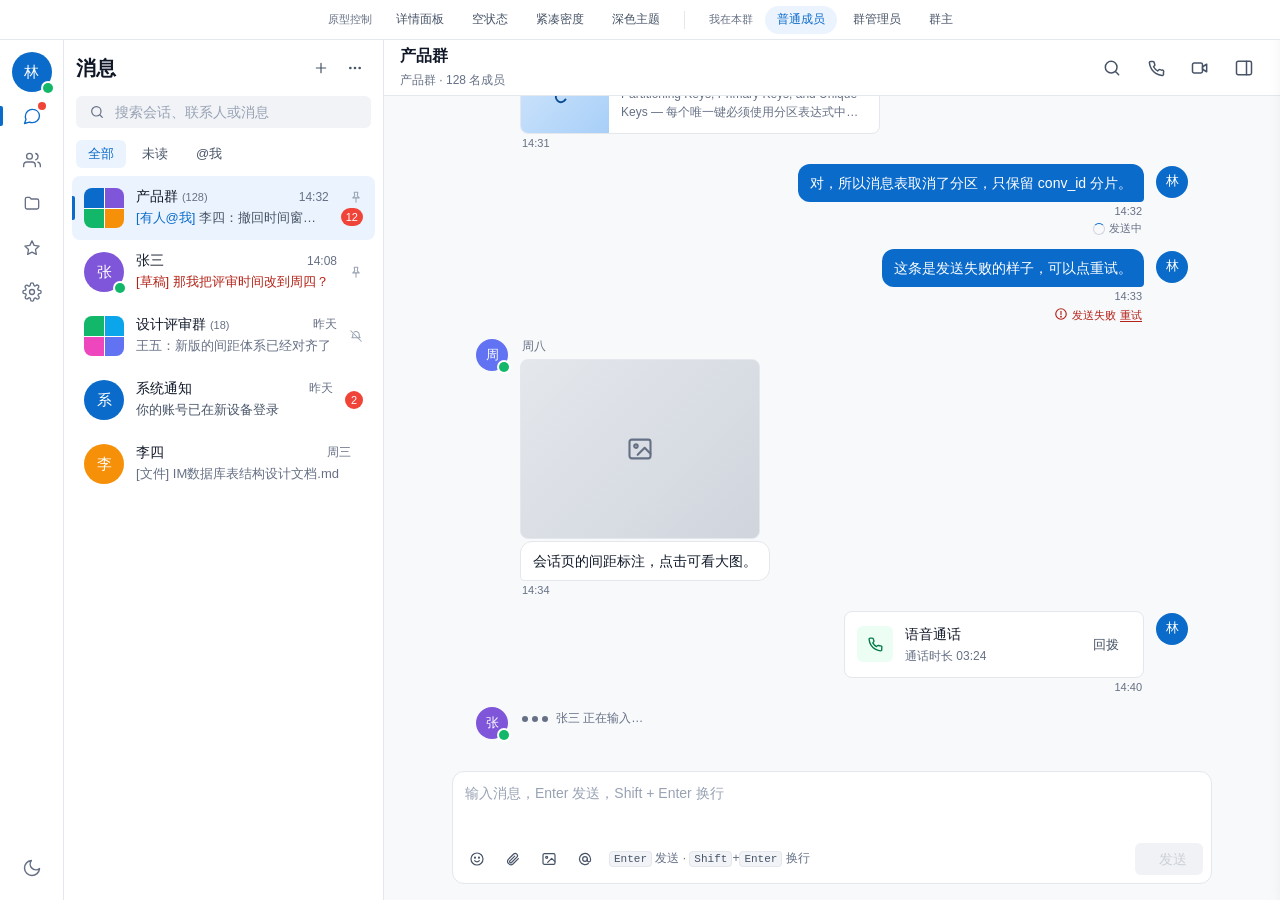
<file: web/index.html>
<!DOCTYPE html>
<html lang="zh-CN" data-theme="light">
<head>
<meta charset="UTF-8">
<meta name="viewport" content="width=device-width, initial-scale=1">
<title>ChatFlow · 用户端 Web 原型</title>
<link rel="stylesheet" href="styles/tokens.css">
<link rel="stylesheet" href="styles/base.css">
<link rel="stylesheet" href="styles/app.css">

</head>
<body>

<h2 class="sr">ChatFlow 用户端 Web 原型：消息、联系人、文件、收藏、设置五个视图</h2>

<!-- 原型控制条：仅用于评审，不属于产品界面 -->
<div class="proto">
  <span class="proto__label">原型控制</span>
  <button class="proto__btn" data-proto="detail">详情面板</button>
  <button class="proto__btn" data-proto="empty">空状态</button>
  <button class="proto__btn" data-proto="dense">紧凑密度</button>
  <button class="proto__btn" data-proto="dark">深色主题</button>
  <span class="proto__sep"></span>
  <span class="proto__label">我在本群</span>
  <button class="proto__btn" data-role="1">普通成员</button>
  <button class="proto__btn" data-role="2">群管理员</button>
  <button class="proto__btn" data-role="3">群主</button>
</div>

<div class="app" id="app" data-view="chat" data-mobile="list">
  <nav class="rail" id="rail" aria-label="主导航"></nav>
  <aside class="list-pane" id="listPane" aria-label="列表"></aside>
  <main class="main-pane" id="mainPane" aria-label="主内容"></main>
  <aside class="detail" id="detailPane" aria-label="详情"></aside>
</div>

<div class="toast" id="toast"></div>

<script src="scripts/app.js"></script>
</body>
</html>
</file>
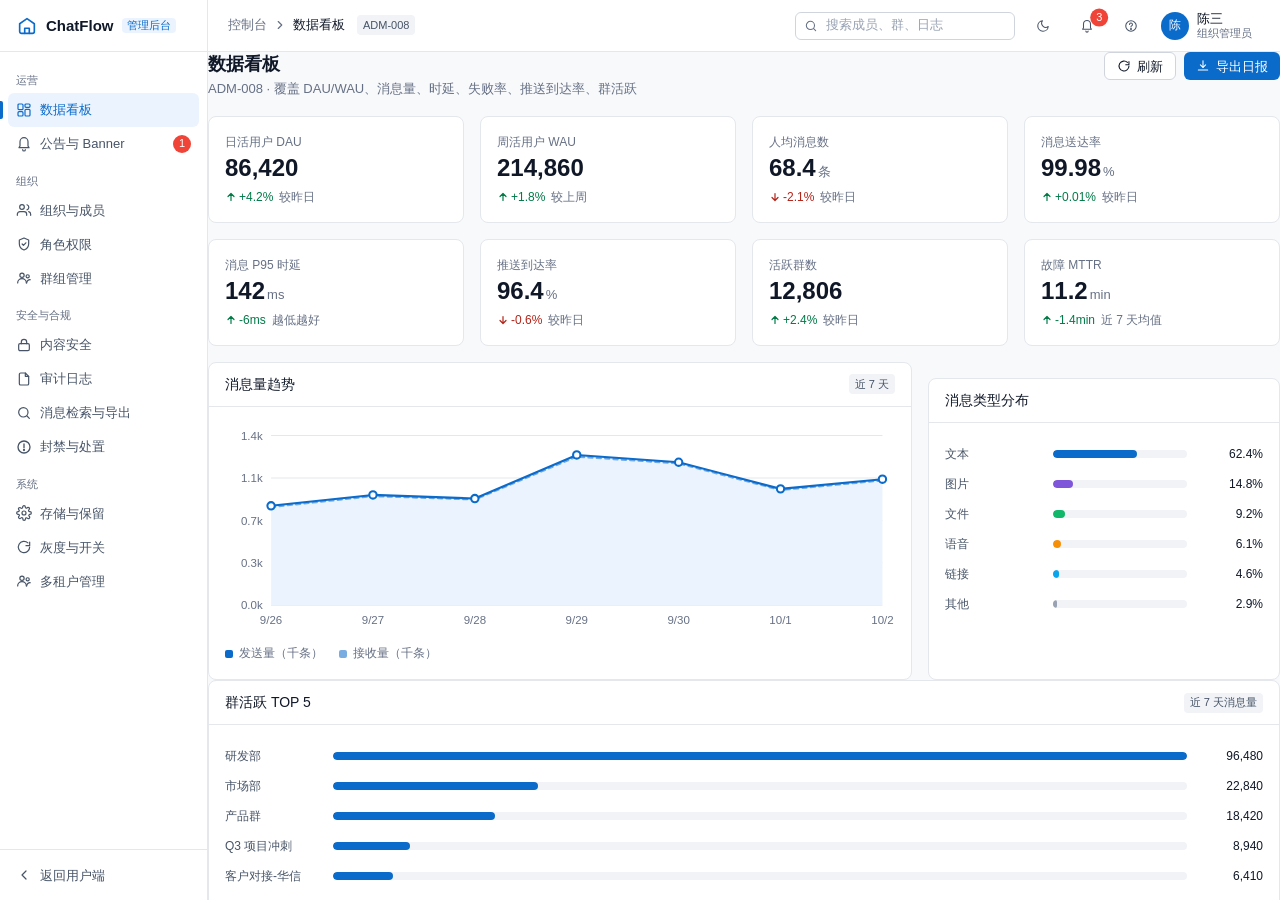
<file: admin/admin_index.html>
<!DOCTYPE html>
<html lang="zh-CN" data-theme="light">
<head>
<meta charset="UTF-8">
<meta name="viewport" content="width=device-width, initial-scale=1">
<title>管理后台 · ChatFlow</title>
<!-- 设计 token 与用户端共用同一份，保证两端是一套视觉语言 -->
<link rel="stylesheet" href="../web/styles/tokens.css">
<link rel="stylesheet" href="styles/admin.css">
</head>
<body>

<h2 class="sr">ChatFlow 管理后台：数据看板、组织与成员、角色权限、群组管理、内容安全、审计日志、消息检索</h2>

<div class="adm">

  <!-- ================= 侧边栏 ================= -->
  <aside class="adm__side">
    <div class="adm__brand">
      <svg viewBox="0 0 24 24" fill="none" stroke="currentColor" stroke-width="1.8" stroke-linecap="round" stroke-linejoin="round">
        <path d="M4 18V9.5L12 4l8 5.5V18a2 2 0 0 1-2 2H6a2 2 0 0 1-2-2z"/><path d="M9.5 20v-5.5h5V20"/>
      </svg>
      <span>ChatFlow</span>
      <em>管理后台</em>
    </div>
    <nav class="adm-nav scroll" id="nav" aria-label="后台导航"></nav>
    <div class="adm__side-foot">
      <a class="adm-nav__item" href="../web/index.html" title="返回用户端">
        <svg viewBox="0 0 24 24" fill="none" stroke="currentColor" stroke-width="1.8" stroke-linecap="round" stroke-linejoin="round">
          <path d="M15 6l-6 6 6 6"/>
        </svg>
        <span>返回用户端</span>
      </a>
    </div>
  </aside>

  <!-- ================= 主区 ================= -->
  <div class="adm__main">

    <header class="adm__top">
      <div class="adm-crumb" id="crumb"></div>
      <span class="adm__top-spacer"></span>

      <label class="cf-input cf-input--search" title="全局搜索（⌘K）">
        <svg viewBox="0 0 24 24" fill="none" stroke="currentColor" stroke-width="1.8" stroke-linecap="round">
          <circle cx="11" cy="11" r="7"/><path d="M20 20l-3.5-3.5"/>
        </svg>
        <input type="search" placeholder="搜索成员、群、日志" aria-label="全局搜索">
      </label>

      <button class="cf-btn cf-btn--ghost" id="themeBtn" data-theme-toggle title="切换主题" aria-label="切换主题" style="width:32px;padding:0">
        <svg viewBox="0 0 24 24" fill="none" stroke="currentColor" stroke-width="1.8" stroke-linecap="round" stroke-linejoin="round">
          <path d="M21 12.8A9 9 0 1 1 11.2 3a7 7 0 0 0 9.8 9.8z"/>
        </svg>
      </button>

      <button class="cf-btn cf-btn--ghost" data-act="topbar-bell" title="通知" aria-label="通知" style="width:32px;padding:0;position:relative">
        <svg viewBox="0 0 24 24" fill="none" stroke="currentColor" stroke-width="1.8" stroke-linecap="round" stroke-linejoin="round">
          <path d="M18 8.5a6 6 0 1 0-12 0V15l-1.5 2.5h15L18 15z"/><path d="M10 20.5a2 2 0 0 0 4 0"/>
        </svg>
        <span class="cf-badge" style="position:absolute;top:2px;right:2px;transform:translate(40%,-30%)">3</span>
      </button>

      <button class="cf-btn cf-btn--ghost" data-act="topbar-help" title="帮助" aria-label="帮助" style="width:32px;padding:0">
        <svg viewBox="0 0 24 24" fill="none" stroke="currentColor" stroke-width="1.8" stroke-linecap="round">
          <circle cx="12" cy="12" r="9"/><path d="M9.5 9.5a2.5 2.5 0 1 1 3.4 2.3c-.6.3-.9.8-.9 1.4v.5"/>
          <circle cx="12" cy="17" r=".8" fill="currentColor"/>
        </svg>
      </button>

      <button class="adm-user" data-act="account-menu" title="账号">
        <span class="cf-avatar cf-avatar--28" style="background:var(--cf-blue-500)">陈</span>
        <span class="adm-user__body">
          <span class="adm-user__name">陈三</span>
          <span class="adm-user__role">组织管理员</span>
        </span>
      </button>
    </header>

    <main class="adm__content scroll" id="content" aria-label="页面内容"></main>
  </div>
</div>

<div id="modalHost"></div>
<div class="toast" id="toast"></div>
<script src="scripts/admin.js"></script>
</body>
</html>
</file>
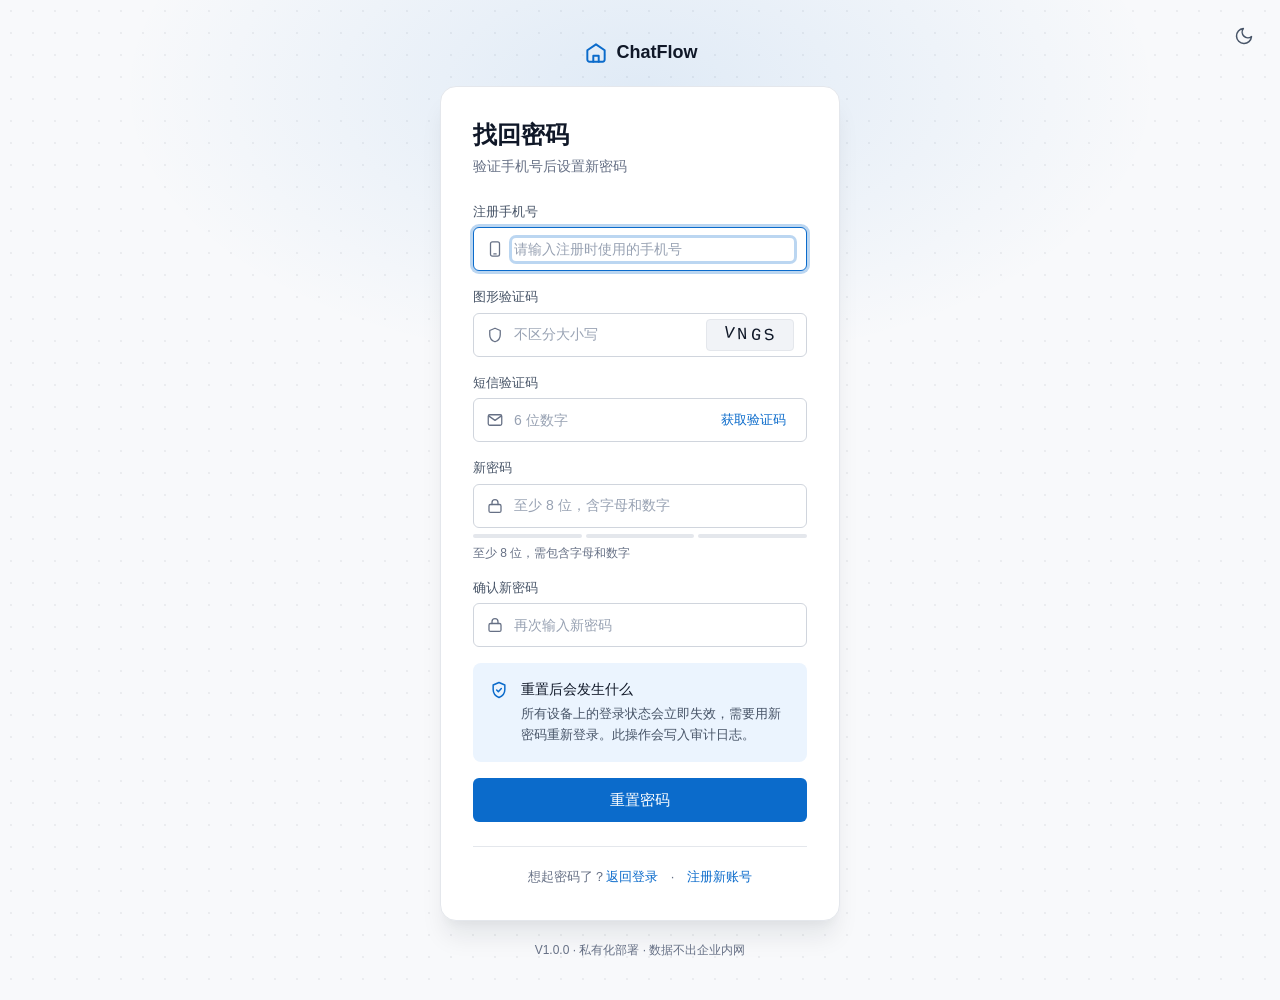
<file: web/forgot.html>
<!DOCTYPE html>
<html lang="zh-CN" data-theme="light">
<head>
<meta charset="UTF-8">
<meta name="viewport" content="width=device-width, initial-scale=1">
<title>找回密码 · ChatFlow</title>
<link rel="stylesheet" href="styles/tokens.css">
<link rel="stylesheet" href="styles/base.css">
<link rel="stylesheet" href="styles/auth.css">
</head>
<body>

<button class="cf-icon-btn auth-theme" data-theme-toggle title="切换主题"></button>

<div class="auth">


  <!-- ================= 表单 ================= -->
  <div class="auth__main">

    <div class="auth__mark">
      <svg viewBox="0 0 24 24" fill="none" stroke="currentColor" stroke-width="1.8" stroke-linecap="round" stroke-linejoin="round">
        <path d="M4 18V9.5L12 4l8 5.5V18a2 2 0 0 1-2 2H6a2 2 0 0 1-2-2z"/><path d="M9.5 20v-5.5h5V20"/>
      </svg>
      <span>ChatFlow</span>
    </div>

    <div class="auth-card">


      <div class="auth-head">
        <h2>找回密码</h2>
        <p>验证手机号后设置新密码</p>
      </div>

      <form class="auth-form" data-auth-form="reset" novalidate>
        <div class="field">
          <label class="field__label" for="fpPhone">注册手机号</label>
          <div class="field__control">
            <span class="field__icon">
              <svg viewBox="0 0 24 24" fill="none" stroke="currentColor" stroke-width="1.7" stroke-linecap="round" stroke-linejoin="round"><rect x="6" y="2.5" width="12" height="19" rx="2.5"/><path d="M10.5 18.5h3"/></svg>
            </span>
            <input id="fpPhone" name="phone" type="tel" inputmode="numeric" autocomplete="tel"
                   placeholder="请输入注册时使用的手机号" data-rule="phone">
          </div>
          <div class="field__error" role="alert"></div>
        </div>

        <div class="field">
          <label class="field__label" for="fpCaptcha">图形验证码</label>
          <div class="field__control">
            <span class="field__icon">
              <svg viewBox="0 0 24 24" fill="none" stroke="currentColor" stroke-width="1.7" stroke-linecap="round" stroke-linejoin="round"><path d="M12 3l7 3v5.5c0 4.2-2.9 8-7 9.5-4.1-1.5-7-5.3-7-9.5V6z"/></svg>
            </span>
            <input id="fpCaptcha" name="captcha" type="text" maxlength="4"
                   placeholder="不区分大小写" data-rule="captcha" data-captcha="#fpCaptchaBox">
            <span class="field__suffix">
              <button type="button" class="captcha" id="fpCaptchaBox" data-captcha-refresh
                      title="点击刷新" aria-label="图形验证码，点击刷新"></button>
            </span>
          </div>
          <div class="field__error" role="alert"></div>
        </div>

        <div class="field">
          <label class="field__label" for="fpCode">短信验证码</label>
          <div class="field__control">
            <span class="field__icon">
              <svg viewBox="0 0 24 24" fill="none" stroke="currentColor" stroke-width="1.7" stroke-linecap="round" stroke-linejoin="round"><rect x="3" y="5" width="18" height="14" rx="2"/><path d="M3.5 6.5l8.5 6 8.5-6"/></svg>
            </span>
            <input id="fpCode" name="code" type="text" inputmode="numeric" maxlength="6"
                   placeholder="6 位数字" data-rule="code">
            <span class="field__suffix">
              <button type="button" class="field__btn" data-send-code="#fpPhone" data-send-label="手机号">获取验证码</button>
            </span>
          </div>
          <div class="field__error" role="alert"></div>
        </div>

        <div class="field">
          <label class="field__label" for="fpPassword">新密码</label>
          <div class="field__control">
            <span class="field__icon">
              <svg viewBox="0 0 24 24" fill="none" stroke="currentColor" stroke-width="1.7" stroke-linecap="round" stroke-linejoin="round"><rect x="4" y="10" width="16" height="10.5" rx="2"/><path d="M8 10V7.5a4 4 0 0 1 8 0V10"/></svg>
            </span>
            <input id="fpPassword" name="password" type="password" autocomplete="new-password"
                   placeholder="至少 8 位，含字母和数字" data-rule="password" data-pw-meter="#fpPwMeter">
            <span class="field__suffix">
              <button type="button" class="field__eye" data-toggle-pw="#fpPassword" aria-label="显示密码"></button>
            </span>
          </div>
          <div class="pw-meter" id="fpPwMeter" data-level="0">
            <div class="pw-meter__bars"><i></i><i></i><i></i></div>
            <div class="pw-meter__text">至少 8 位，需包含字母和数字</div>
          </div>
          <div class="field__error" role="alert"></div>
        </div>

        <div class="field">
          <label class="field__label" for="fpPassword2">确认新密码</label>
          <div class="field__control">
            <span class="field__icon">
              <svg viewBox="0 0 24 24" fill="none" stroke="currentColor" stroke-width="1.7" stroke-linecap="round" stroke-linejoin="round"><rect x="4" y="10" width="16" height="10.5" rx="2"/><path d="M8 10V7.5a4 4 0 0 1 8 0V10"/></svg>
            </span>
            <input id="fpPassword2" name="password2" type="password" autocomplete="new-password"
                   placeholder="再次输入新密码" data-rule="password" data-match="#fpPassword">
            <span class="field__suffix">
              <button type="button" class="field__eye" data-toggle-pw="#fpPassword2" aria-label="显示密码"></button>
            </span>
          </div>
          <div class="field__error" role="alert"></div>
        </div>

        <div class="info-card">
          <svg viewBox="0 0 24 24" fill="none" stroke="currentColor" stroke-width="1.8" stroke-linecap="round" stroke-linejoin="round"><path d="M12 3l7 3v5.5c0 4.2-2.9 8-7 9.5-4.1-1.5-7-5.3-7-9.5V6z"/><path d="M9.2 12l2 2 3.6-3.8"/></svg>
          <div>
            <h3>重置后会发生什么</h3>
            <p>所有设备上的登录状态会立即失效，需要用新密码重新登录。此操作会写入审计日志。</p>
          </div>
        </div>

        <button type="submit" class="cf-btn cf-btn--primary cf-btn--block auth-submit">重置密码</button>
      </form>

      <div class="auth-foot">
        想起密码了？<a href="login.html">返回登录</a>　·　<a href="register.html">注册新账号</a>
      </div>

    </div>
    <p class="auth__foot">V1.0.0 · 私有化部署 · 数据不出企业内网</p>
  </div>
</div>

<div class="toast" id="toast"></div>
<script src="scripts/auth.js"></script>
</body>
</html>
</file>
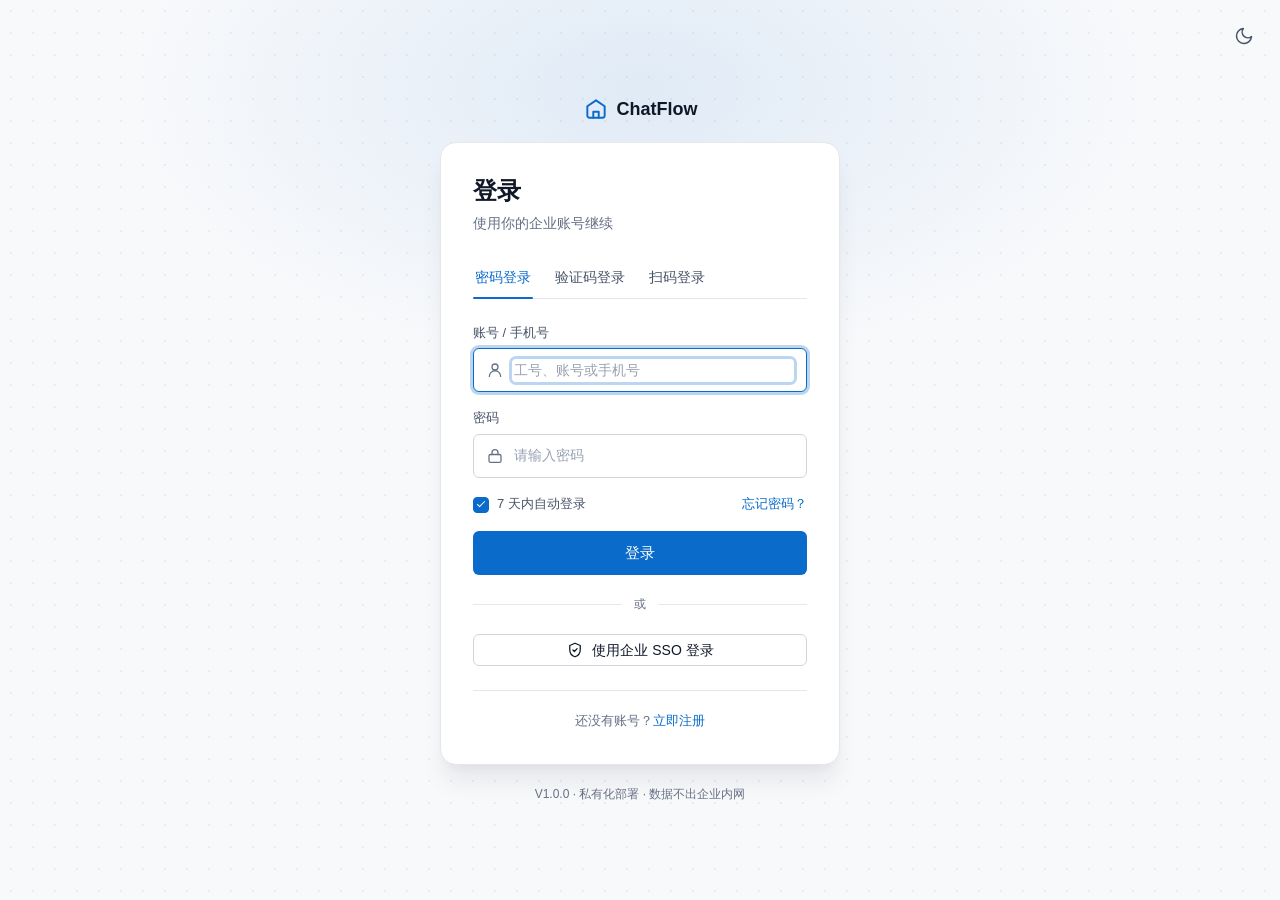
<file: web/login.html>
<!DOCTYPE html>
<html lang="zh-CN" data-theme="light">
<head>
<meta charset="UTF-8">
<meta name="viewport" content="width=device-width, initial-scale=1">
<title>登录 · ChatFlow</title>
<link rel="stylesheet" href="styles/tokens.css">
<link rel="stylesheet" href="styles/base.css">
<link rel="stylesheet" href="styles/auth.css">
</head>
<body>

<button class="cf-icon-btn auth-theme" data-theme-toggle title="切换主题"></button>

<div class="auth">


  <!-- ================= 表单 ================= -->
  <div class="auth__main">

    <div class="auth__mark">
      <svg viewBox="0 0 24 24" fill="none" stroke="currentColor" stroke-width="1.8" stroke-linecap="round" stroke-linejoin="round">
        <path d="M4 18V9.5L12 4l8 5.5V18a2 2 0 0 1-2 2H6a2 2 0 0 1-2-2z"/><path d="M9.5 20v-5.5h5V20"/>
      </svg>
      <span>ChatFlow</span>
    </div>

    <div class="auth-card">


      <div class="auth-head">
        <h2>登录</h2>
        <p>使用你的企业账号继续</p>
      </div>

      <!-- 登录方式切换 -->
      <div class="auth-tabs" role="tablist" aria-label="登录方式">
        <button type="button" role="tab" aria-selected="true"  data-login-tab="pw"  class="is-active">密码登录</button>
        <button type="button" role="tab" aria-selected="false" data-login-tab="sms">验证码登录</button>
        <button type="button" role="tab" aria-selected="false" data-login-tab="qr">扫码登录</button>
      </div>

      <!-- ---------- 密码登录 ---------- -->
      <form class="auth-form" data-auth-form="login" data-login-pane="pw" novalidate>
        <div class="field">
          <label class="field__label" for="account">账号 / 手机号</label>
          <div class="field__control">
            <span class="field__icon">
              <svg viewBox="0 0 24 24" fill="none" stroke="currentColor" stroke-width="1.7" stroke-linecap="round" stroke-linejoin="round"><circle cx="12" cy="8" r="4"/><path d="M4.5 20.5a7.5 7.5 0 0 1 15 0"/></svg>
            </span>
            <input id="account" name="account" type="text" autocomplete="username"
                   placeholder="工号、账号或手机号" data-rule="account">
          </div>
          <div class="field__error" role="alert"></div>
        </div>

        <div class="field">
          <label class="field__label" for="loginPassword">密码</label>
          <div class="field__control">
            <span class="field__icon">
              <svg viewBox="0 0 24 24" fill="none" stroke="currentColor" stroke-width="1.7" stroke-linecap="round" stroke-linejoin="round"><rect x="4" y="10" width="16" height="10.5" rx="2"/><path d="M8 10V7.5a4 4 0 0 1 8 0V10"/></svg>
            </span>
            <input id="loginPassword" name="password" type="password" autocomplete="current-password"
                   placeholder="请输入密码" data-rule="password">
            <span class="field__suffix">
              <button type="button" class="field__eye" data-toggle-pw="#loginPassword" aria-label="显示密码"></button>
            </span>
          </div>
          <div class="field__error" role="alert"></div>
        </div>

        <div class="row-between">
          <label class="check-row">
            <input type="checkbox" name="remember" checked>
            <span>7 天内自动登录</span>
          </label>
          <a class="link-quiet" href="forgot.html">忘记密码？</a>
        </div>

        <button type="submit" class="cf-btn cf-btn--primary cf-btn--block auth-submit">登录</button>
      </form>

      <!-- ---------- 验证码登录 ---------- -->
      <form class="auth-form" data-auth-form="login" data-login-pane="sms" novalidate hidden>
        <div class="field">
          <label class="field__label" for="phone">手机号</label>
          <div class="field__control">
            <span class="field__icon">
              <svg viewBox="0 0 24 24" fill="none" stroke="currentColor" stroke-width="1.7" stroke-linecap="round" stroke-linejoin="round"><rect x="6" y="2.5" width="12" height="19" rx="2.5"/><path d="M10.5 18.5h3"/></svg>
            </span>
            <input id="phone" name="phone" type="tel" inputmode="numeric" autocomplete="tel"
                   placeholder="请输入手机号" data-rule="phone">
          </div>
          <div class="field__error" role="alert"></div>
        </div>

        <div class="field">
          <label class="field__label" for="graphCode">图形验证码</label>
          <div class="field__control">
            <span class="field__icon">
              <svg viewBox="0 0 24 24" fill="none" stroke="currentColor" stroke-width="1.7" stroke-linecap="round" stroke-linejoin="round"><path d="M12 3l7 3v5.5c0 4.2-2.9 8-7 9.5-4.1-1.5-7-5.3-7-9.5V6z"/></svg>
            </span>
            <input id="graphCode" name="graphCode" type="text" maxlength="4"
                   placeholder="不区分大小写" data-rule="captcha" data-captcha="#captchaBox">
            <span class="field__suffix">
              <button type="button" class="captcha" id="captchaBox" data-captcha-refresh
                      title="点击刷新" aria-label="图形验证码，点击刷新"></button>
            </span>
          </div>
          <div class="field__error" role="alert"></div>
        </div>

        <div class="field">
          <label class="field__label" for="smsCode">短信验证码</label>
          <div class="field__control">
            <span class="field__icon">
              <svg viewBox="0 0 24 24" fill="none" stroke="currentColor" stroke-width="1.7" stroke-linecap="round" stroke-linejoin="round"><rect x="3" y="5" width="18" height="14" rx="2"/><path d="M3.5 6.5l8.5 6 8.5-6"/></svg>
            </span>
            <input id="smsCode" name="smsCode" type="text" inputmode="numeric" maxlength="6"
                   placeholder="6 位数字" data-rule="code">
            <span class="field__suffix">
              <button type="button" class="field__btn" id="sendSmsCode">获取验证码</button>
            </span>
          </div>
          <div class="field__error" role="alert"></div>
        </div>

        <button type="submit" class="cf-btn cf-btn--primary cf-btn--block auth-submit">登录</button>
      </form>

      <!-- ---------- 扫码登录 ---------- -->
      <div data-login-pane="qr" hidden>
        <div class="qr-wrap">
          <div class="qr-box">
            <div id="qrCode"></div>
            <div class="qr-mask" id="qrMask">
              <span>二维码已失效</span>
              <button type="button" class="cf-btn cf-btn--secondary cf-btn--sm" data-qr-refresh>刷新二维码</button>
            </div>
          </div>
          <p class="qr-status" id="qrStatus"></p>
        </div>
        <button type="button" class="cf-btn cf-btn--secondary cf-btn--block" data-qr-simulate>
          原型演示：模拟扫码成功
        </button>
      </div>

      <div class="auth-divider">或</div>

      <button type="button" class="cf-btn cf-btn--secondary cf-btn--block" data-sso>
        <svg viewBox="0 0 24 24" fill="none" stroke="currentColor" stroke-width="1.7" stroke-linecap="round" stroke-linejoin="round" style="width:18px;height:18px">
          <path d="M12 3l7 3v5.5c0 4.2-2.9 8-7 9.5-4.1-1.5-7-5.3-7-9.5V6z"/><path d="M9.2 12l2 2 3.6-3.8"/>
        </svg>
        使用企业 SSO 登录
      </button>

      <div class="auth-foot">
        还没有账号？<a href="register.html">立即注册</a>
      </div>

    </div>
    <p class="auth__foot">V1.0.0 · 私有化部署 · 数据不出企业内网</p>
  </div>
</div>

<div class="toast" id="toast"></div>
<script src="scripts/auth.js"></script>
</body>
</html>
</file>
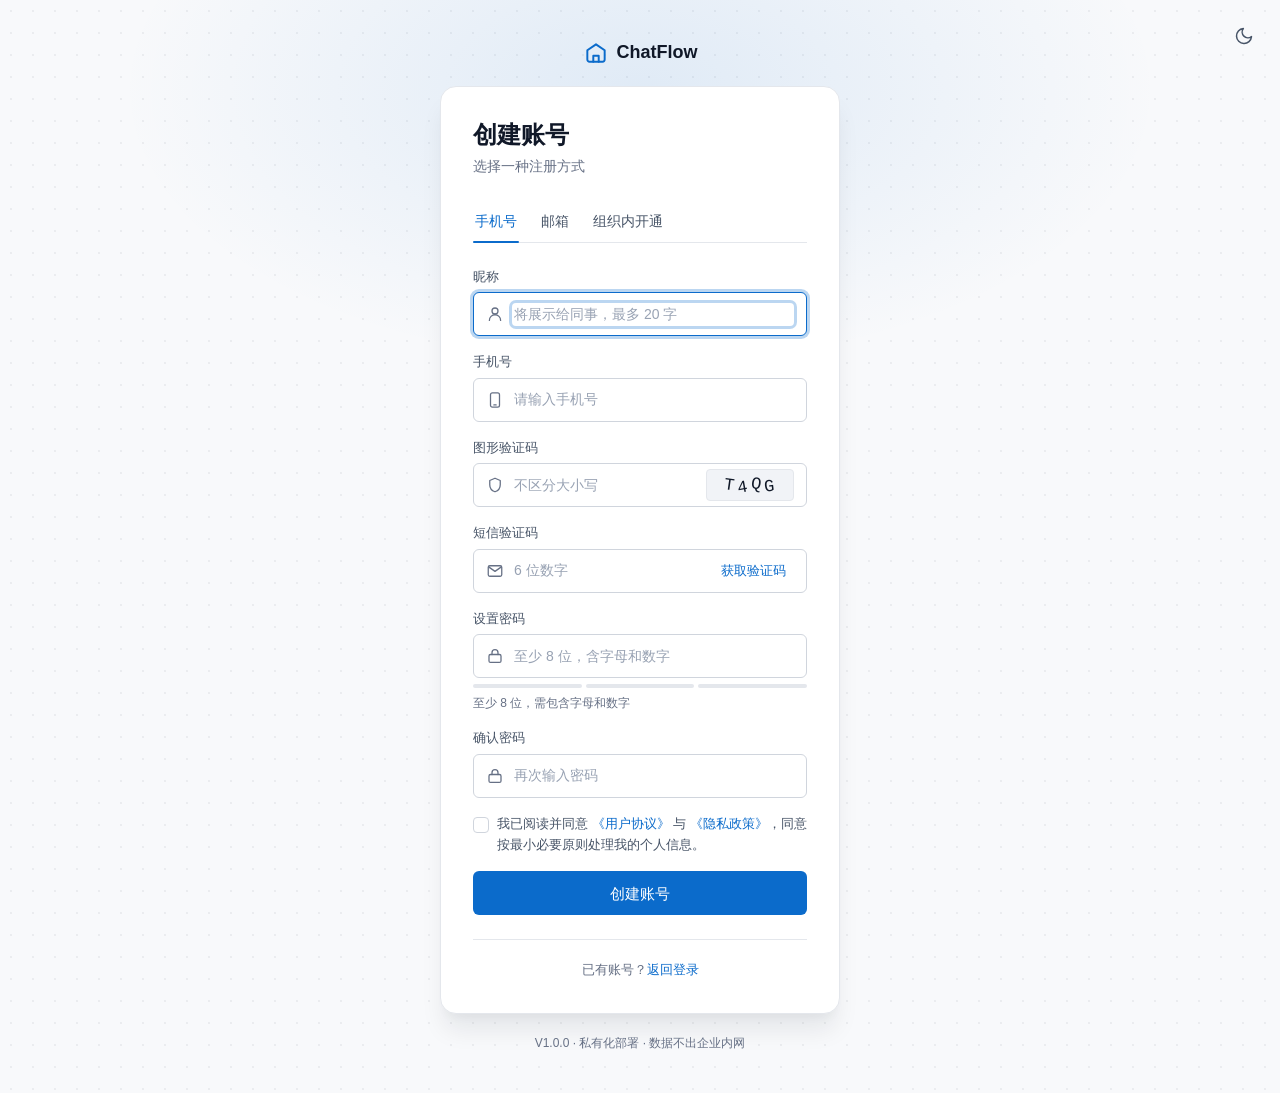
<file: web/register.html>
<!DOCTYPE html>
<html lang="zh-CN" data-theme="light">
<head>
<meta charset="UTF-8">
<meta name="viewport" content="width=device-width, initial-scale=1">
<title>注册 · ChatFlow</title>
<link rel="stylesheet" href="styles/tokens.css">
<link rel="stylesheet" href="styles/base.css">
<link rel="stylesheet" href="styles/auth.css">
</head>
<body>

<button class="cf-icon-btn auth-theme" data-theme-toggle title="切换主题"></button>

<div class="auth">


  <!-- ================= 表单 ================= -->
  <div class="auth__main">

    <div class="auth__mark">
      <svg viewBox="0 0 24 24" fill="none" stroke="currentColor" stroke-width="1.8" stroke-linecap="round" stroke-linejoin="round">
        <path d="M4 18V9.5L12 4l8 5.5V18a2 2 0 0 1-2 2H6a2 2 0 0 1-2-2z"/><path d="M9.5 20v-5.5h5V20"/>
      </svg>
      <span>ChatFlow</span>
    </div>

    <div class="auth-card">


      <div class="auth-head">
        <h2>创建账号</h2>
        <p>选择一种注册方式</p>
      </div>

      <!-- 注册方式切换 -->
      <div class="auth-tabs" role="tablist" aria-label="注册方式">
        <button type="button" role="tab" aria-selected="true"  data-reg-tab="phone" class="is-active">手机号</button>
        <button type="button" role="tab" aria-selected="false" data-reg-tab="email">邮箱</button>
        <button type="button" role="tab" aria-selected="false" data-reg-tab="org">组织内开通</button>
      </div>

      <!-- ---------- 手机号注册 ---------- -->
      <form class="auth-form" data-auth-form="register" data-reg-pane="phone" novalidate>
        <div class="field">
          <label class="field__label" for="regNickname">昵称</label>
          <div class="field__control">
            <span class="field__icon">
              <svg viewBox="0 0 24 24" fill="none" stroke="currentColor" stroke-width="1.7" stroke-linecap="round" stroke-linejoin="round"><circle cx="12" cy="8" r="4"/><path d="M4.5 20.5a7.5 7.5 0 0 1 15 0"/></svg>
            </span>
            <input id="regNickname" name="nickname" type="text" autocomplete="nickname"
                   placeholder="将展示给同事，最多 20 字" data-rule="nickname">
          </div>
          <div class="field__error" role="alert"></div>
        </div>

        <div class="field">
          <label class="field__label" for="regPhone">手机号</label>
          <div class="field__control">
            <span class="field__icon">
              <svg viewBox="0 0 24 24" fill="none" stroke="currentColor" stroke-width="1.7" stroke-linecap="round" stroke-linejoin="round"><rect x="6" y="2.5" width="12" height="19" rx="2.5"/><path d="M10.5 18.5h3"/></svg>
            </span>
            <input id="regPhone" name="phone" type="tel" inputmode="numeric" autocomplete="tel"
                   placeholder="请输入手机号" data-rule="phone">
          </div>
          <div class="field__error" role="alert"></div>
        </div>

        <div class="field">
          <label class="field__label" for="regCaptcha">图形验证码</label>
          <div class="field__control">
            <span class="field__icon">
              <svg viewBox="0 0 24 24" fill="none" stroke="currentColor" stroke-width="1.7" stroke-linecap="round" stroke-linejoin="round"><path d="M12 3l7 3v5.5c0 4.2-2.9 8-7 9.5-4.1-1.5-7-5.3-7-9.5V6z"/></svg>
            </span>
            <input id="regCaptcha" name="captcha" type="text" maxlength="4"
                   placeholder="不区分大小写" data-rule="captcha" data-captcha="#regCaptchaBox">
            <span class="field__suffix">
              <button type="button" class="captcha" id="regCaptchaBox" data-captcha-refresh
                      title="点击刷新" aria-label="图形验证码，点击刷新"></button>
            </span>
          </div>
          <div class="field__error" role="alert"></div>
        </div>

        <div class="field">
          <label class="field__label" for="regSmsCode">短信验证码</label>
          <div class="field__control">
            <span class="field__icon">
              <svg viewBox="0 0 24 24" fill="none" stroke="currentColor" stroke-width="1.7" stroke-linecap="round" stroke-linejoin="round"><rect x="3" y="5" width="18" height="14" rx="2"/><path d="M3.5 6.5l8.5 6 8.5-6"/></svg>
            </span>
            <input id="regSmsCode" name="smsCode" type="text" inputmode="numeric" maxlength="6"
                   placeholder="6 位数字" data-rule="code">
            <span class="field__suffix">
              <button type="button" class="field__btn" data-send-code="#regPhone" data-send-label="手机号">获取验证码</button>
            </span>
          </div>
          <div class="field__error" role="alert"></div>
        </div>

        <div class="field">
          <label class="field__label" for="regPassword">设置密码</label>
          <div class="field__control">
            <span class="field__icon">
              <svg viewBox="0 0 24 24" fill="none" stroke="currentColor" stroke-width="1.7" stroke-linecap="round" stroke-linejoin="round"><rect x="4" y="10" width="16" height="10.5" rx="2"/><path d="M8 10V7.5a4 4 0 0 1 8 0V10"/></svg>
            </span>
            <input id="regPassword" name="password" type="password" autocomplete="new-password"
                   placeholder="至少 8 位，含字母和数字" data-rule="password" data-pw-meter="#regPwMeter">
            <span class="field__suffix">
              <button type="button" class="field__eye" data-toggle-pw="#regPassword" aria-label="显示密码"></button>
            </span>
          </div>
          <div class="pw-meter" id="regPwMeter" data-level="0">
            <div class="pw-meter__bars"><i></i><i></i><i></i></div>
            <div class="pw-meter__text">至少 8 位，需包含字母和数字</div>
          </div>
          <div class="field__error" role="alert"></div>
        </div>

        <div class="field">
          <label class="field__label" for="regPassword2">确认密码</label>
          <div class="field__control">
            <span class="field__icon">
              <svg viewBox="0 0 24 24" fill="none" stroke="currentColor" stroke-width="1.7" stroke-linecap="round" stroke-linejoin="round"><rect x="4" y="10" width="16" height="10.5" rx="2"/><path d="M8 10V7.5a4 4 0 0 1 8 0V10"/></svg>
            </span>
            <input id="regPassword2" name="password2" type="password" autocomplete="new-password"
                   placeholder="再次输入密码" data-rule="password" data-match="#regPassword">
            <span class="field__suffix">
              <button type="button" class="field__eye" data-toggle-pw="#regPassword2" aria-label="显示密码"></button>
            </span>
          </div>
          <div class="field__error" role="alert"></div>
        </div>

        <label class="check-row">
          <input type="checkbox" data-agree>
          <span>我已阅读并同意 <a href="#" onclick="return false">《用户协议》</a> 与 <a href="#" onclick="return false">《隐私政策》</a>，同意按最小必要原则处理我的个人信息。</span>
        </label>

        <button type="submit" class="cf-btn cf-btn--primary cf-btn--block auth-submit">创建账号</button>
      </form>

      <!-- ---------- 邮箱注册 ---------- -->
      <form class="auth-form" data-auth-form="register" data-reg-pane="email" novalidate hidden>
        <div class="field">
          <label class="field__label" for="regNickname2">昵称</label>
          <div class="field__control">
            <span class="field__icon">
              <svg viewBox="0 0 24 24" fill="none" stroke="currentColor" stroke-width="1.7" stroke-linecap="round" stroke-linejoin="round"><circle cx="12" cy="8" r="4"/><path d="M4.5 20.5a7.5 7.5 0 0 1 15 0"/></svg>
            </span>
            <input id="regNickname2" name="nickname" type="text" autocomplete="nickname"
                   placeholder="将展示给同事，最多 20 字" data-rule="nickname">
          </div>
          <div class="field__error" role="alert"></div>
        </div>

        <div class="field">
          <label class="field__label" for="regEmail">邮箱</label>
          <div class="field__control">
            <span class="field__icon">
              <svg viewBox="0 0 24 24" fill="none" stroke="currentColor" stroke-width="1.7" stroke-linecap="round" stroke-linejoin="round"><rect x="3" y="5" width="18" height="14" rx="2"/><path d="M3.5 6.5l8.5 6 8.5-6"/></svg>
            </span>
            <input id="regEmail" name="email" type="email" autocomplete="email"
                   placeholder="name@company.com" data-rule="email">
          </div>
          <div class="field__error" role="alert"></div>
        </div>

        <div class="field">
          <label class="field__label" for="regEmailCode">邮箱验证码</label>
          <div class="field__control">
            <span class="field__icon">
              <svg viewBox="0 0 24 24" fill="none" stroke="currentColor" stroke-width="1.7" stroke-linecap="round" stroke-linejoin="round"><path d="M4 6a2 2 0 0 1 2-2h12a2 2 0 0 1 2 2v12a2 2 0 0 1-2 2H6a2 2 0 0 1-2-2z"/><path d="M8 10h8M8 14h5"/></svg>
            </span>
            <input id="regEmailCode" name="emailCode" type="text" inputmode="numeric" maxlength="6"
                   placeholder="6 位数字" data-rule="code">
            <span class="field__suffix">
              <button type="button" class="field__btn" data-send-code="#regEmail" data-send-label="邮箱">获取验证码</button>
            </span>
          </div>
          <div class="field__hint">验证码将发送到该邮箱，10 分钟内有效</div>
          <div class="field__error" role="alert"></div>
        </div>

        <div class="field">
          <label class="field__label" for="regPasswordE">设置密码</label>
          <div class="field__control">
            <span class="field__icon">
              <svg viewBox="0 0 24 24" fill="none" stroke="currentColor" stroke-width="1.7" stroke-linecap="round" stroke-linejoin="round"><rect x="4" y="10" width="16" height="10.5" rx="2"/><path d="M8 10V7.5a4 4 0 0 1 8 0V10"/></svg>
            </span>
            <input id="regPasswordE" name="password" type="password" autocomplete="new-password"
                   placeholder="至少 8 位，含字母和数字" data-rule="password" data-pw-meter="#regPwMeterE">
            <span class="field__suffix">
              <button type="button" class="field__eye" data-toggle-pw="#regPasswordE" aria-label="显示密码"></button>
            </span>
          </div>
          <div class="pw-meter" id="regPwMeterE" data-level="0">
            <div class="pw-meter__bars"><i></i><i></i><i></i></div>
            <div class="pw-meter__text">至少 8 位，需包含字母和数字</div>
          </div>
          <div class="field__error" role="alert"></div>
        </div>

        <div class="field">
          <label class="field__label" for="regPasswordE2">确认密码</label>
          <div class="field__control">
            <span class="field__icon">
              <svg viewBox="0 0 24 24" fill="none" stroke="currentColor" stroke-width="1.7" stroke-linecap="round" stroke-linejoin="round"><rect x="4" y="10" width="16" height="10.5" rx="2"/><path d="M8 10V7.5a4 4 0 0 1 8 0V10"/></svg>
            </span>
            <input id="regPasswordE2" name="password2" type="password" autocomplete="new-password"
                   placeholder="再次输入密码" data-rule="password" data-match="#regPasswordE">
            <span class="field__suffix">
              <button type="button" class="field__eye" data-toggle-pw="#regPasswordE2" aria-label="显示密码"></button>
            </span>
          </div>
          <div class="field__error" role="alert"></div>
        </div>

        <label class="check-row">
          <input type="checkbox" data-agree>
          <span>我已阅读并同意 <a href="#" onclick="return false">《用户协议》</a> 与 <a href="#" onclick="return false">《隐私政策》</a>，同意按最小必要原则处理我的个人信息。</span>
        </label>

        <button type="submit" class="cf-btn cf-btn--primary cf-btn--block auth-submit">创建账号</button>
      </form>

      <!-- ---------- 组织内开通 ---------- -->
      <div data-reg-pane="org" hidden>
        <div class="info-card" style="margin-bottom:var(--cf-space-5)">
          <svg viewBox="0 0 24 24" fill="none" stroke="currentColor" stroke-width="1.8" stroke-linecap="round"><circle cx="12" cy="12" r="9"/><path d="M12 11v5.5"/><circle cx="12" cy="7.8" r=".7" fill="currentColor"/></svg>
          <div>
            <h3>组织内账号由管理员开通</h3>
            <p>若贵司已部署 ChatFlow，员工账号通常由 HR / OA 系统同步创建，无需自助注册。请联系所在组织的管理员，或让 HR 在系统中补充你的信息。</p>
          </div>
        </div>

        <div class="auth-form">
          <div class="field">
            <span class="field__label">开通步骤</span>
            <ol style="margin:0;padding-left:var(--cf-space-5);font-size:13px;line-height:1.9;color:var(--cf-text-secondary)">
              <li>向管理员提供你的姓名、工号与所属部门</li>
              <li>管理员在后台通过 HR 同步或 Excel 批量导入创建账号</li>
              <li>账号创建后你会收到短信或邮件，用初始密码登录并修改</li>
            </ol>
          </div>

          <div class="field">
            <span class="field__label">组织域名</span>
            <div class="field__control">
              <span class="field__icon">
                <svg viewBox="0 0 24 24" fill="none" stroke="currentColor" stroke-width="1.7" stroke-linecap="round" stroke-linejoin="round"><circle cx="12" cy="12" r="9"/><path d="M3.5 9.5h17M3.5 14.5h17"/><path d="M12 3a14 14 0 0 1 0 18 14 14 0 0 1 0-18z"/></svg>
              </span>
              <input type="text" value="chat.example.com" readonly aria-label="组织域名">
              <span class="field__suffix">
                <button type="button" class="field__btn" data-copy="chat.example.com">复制</button>
              </span>
            </div>
            <div class="field__hint">把这个地址发给同事，或让管理员代为开通</div>
          </div>

          <button type="button" class="cf-btn cf-btn--secondary cf-btn--block auth-submit" data-sso>
            使用企业 SSO 登录（若已开通）
          </button>
        </div>
      </div>

      <div class="auth-foot">
        已有账号？<a href="login.html">返回登录</a>
      </div>

    </div>
    <p class="auth__foot">V1.0.0 · 私有化部署 · 数据不出企业内网</p>
  </div>
</div>

<div class="toast" id="toast"></div>
<script src="scripts/auth.js"></script>
</body>
</html>
</file>
<file: web/styles/tokens.css>
/* ==========================================================================
   ChatFlow 设计 Token —— 唯一来源
   --------------------------------------------------------------------------
   由 DESIGN.md 的三层 token 架构落地：
     ① 基础层 Primitive   --cf-blue-500 / --cf-gray-200 / --cf-space-4
     ② 语义层 Semantic    --cf-primary / --cf-text-secondary / --cf-hairline
   组件层（各页面自己的 CSS）只允许引用语义层。
   深色主题只覆盖语义层，不改基础层。
   本文件被 index.html 与认证页共同引用，请勿在任何页面内重复定义。
   ========================================================================== */

/* ==========================================================================
   ① 基础层 Token（Primitive）—— 只被语义层引用
   ========================================================================== */
:root{
  --cf-blue-50:#EBF4FE;  --cf-blue-100:#D3E7FC; --cf-blue-200:#A8CFF8;
  --cf-blue-300:#74B0F2; --cf-blue-400:#3D8EE8; --cf-blue-500:#0B6BCB;
  --cf-blue-600:#0A5CAE; --cf-blue-700:#094C8F; --cf-blue-800:#083C71;
  --cf-blue-900:#062B51;

  --cf-gray-0:#FFFFFF;  --cf-gray-25:#FCFCFD;  --cf-gray-50:#F8F9FB;
  --cf-gray-100:#F1F3F7; --cf-gray-200:#E4E7EC; --cf-gray-300:#D0D5DD;
  --cf-gray-400:#98A2B3; --cf-gray-500:#667085; --cf-gray-600:#475467;
  --cf-gray-700:#344054; --cf-gray-800:#1D2939; --cf-gray-900:#101828;

  --cf-success-indicator:#12B76A; --cf-success-text:#027A48; --cf-success-surface:#ECFDF3;
  --cf-warning-indicator:#F79009; --cf-warning-text:#B54708; --cf-warning-surface:#FFFAEB;
  --cf-danger-indicator:#F04438;  --cf-danger-text:#B42318;  --cf-danger-surface:#FEF3F2;
  --cf-attention:#F04438;

  --cf-space-1:4px;  --cf-space-2:8px;  --cf-space-3:12px; --cf-space-4:16px;
  --cf-space-5:20px; --cf-space-6:24px; --cf-space-8:32px; --cf-space-10:40px;
  --cf-space-12:48px; --cf-space-16:64px;

  --cf-radius-xs:4px;  --cf-radius-sm:6px;  --cf-radius-md:8px;
  --cf-radius-lg:12px; --cf-radius-xl:16px; --cf-radius-xxl:20px;
  --cf-radius-pill:999px;

  --cf-shadow-xs:0 1px 2px rgba(16,24,40,.05);
  --cf-shadow-sm:0 1px 3px rgba(16,24,40,.08), 0 1px 2px rgba(16,24,40,.04);
  --cf-shadow-md:0 4px 8px -2px rgba(16,24,40,.08), 0 2px 4px -2px rgba(16,24,40,.04);
  --cf-shadow-lg:0 12px 16px -4px rgba(16,24,40,.08), 0 4px 6px -2px rgba(16,24,40,.03);
  --cf-shadow-xl:0 20px 24px -4px rgba(16,24,40,.08), 0 8px 8px -4px rgba(16,24,40,.03);
  --cf-shadow-overlay:0 24px 48px -12px rgba(16,24,40,.18);

  --cf-z-sticky:100; --cf-z-dropdown:200; --cf-z-overlay:300;
  --cf-z-drag:350;   --cf-z-modal:400;    --cf-z-toast:500; --cf-z-tooltip:600;

  --cf-duration-instant:100ms; --cf-duration-fast:150ms; --cf-duration-base:200ms;
  --cf-duration-slow:300ms;    --cf-duration-slower:400ms;
  --cf-ease-standard:cubic-bezier(.2,0,0,1);
  --cf-ease-decelerate:cubic-bezier(0,0,.2,1);
  --cf-ease-accelerate:cubic-bezier(.4,0,1,1);
  --cf-ease-emphasized:cubic-bezier(.05,.7,.1,1);

  --cf-font-sans:Inter,-apple-system,BlinkMacSystemFont,"Segoe UI","PingFang SC","Hiragino Sans GB","Microsoft YaHei","Noto Sans SC","Source Han Sans SC",sans-serif;
  --cf-font-mono:"JetBrains Mono",SFMono-Regular,Consolas,"Liberation Mono",monospace;
}

/* ==========================================================================
   ② 语义层 Token（Semantic）—— 组件只引用这一层
   ========================================================================== */
:root{
  --cf-canvas:var(--cf-gray-50);
  --cf-surface-1:var(--cf-gray-0);
  --cf-surface-2:var(--cf-gray-100);
  --cf-surface-3:var(--cf-gray-200);
  --cf-surface-inverse:var(--cf-gray-900);
  --cf-hairline:var(--cf-gray-200);
  --cf-hairline-strong:var(--cf-gray-300);

  --cf-text-primary:var(--cf-gray-900);
  --cf-text-secondary:var(--cf-gray-600);
  --cf-text-tertiary:var(--cf-gray-500);
  --cf-text-disabled:var(--cf-gray-400);
  --cf-text-on-brand:#FFFFFF;

  --cf-primary:var(--cf-blue-500);
  --cf-primary-hover:var(--cf-blue-600);
  --cf-primary-active:var(--cf-blue-700);
  --cf-primary-subtle:var(--cf-blue-50);
  --cf-focus-ring:rgba(11,107,203,.28);

  --cf-bubble-self-bg:var(--cf-blue-500);
  --cf-bubble-self-text:#FFFFFF;
  --cf-bubble-other-bg:var(--cf-gray-0);
  --cf-bubble-other-text:var(--cf-gray-900);
  --cf-bubble-quote-bg:var(--cf-blue-50);
  --cf-conv-item-hover:var(--cf-gray-100);
  --cf-conv-item-active:var(--cf-blue-50);
  --cf-presence-online:var(--cf-success-indicator);
  --cf-online-dot-ring:var(--cf-surface-1);
  --cf-presence-off:var(--cf-gray-400);
  --cf-scrollbar-thumb:var(--cf-gray-300);
  --cf-scrollbar-thumb-hover:var(--cf-gray-400);
  --cf-badge-muted-bg:var(--cf-gray-400);

  /* 轻反馈（Toast） */
  --cf-toast-bg:var(--cf-surface-inverse);
  --cf-toast-fg:var(--cf-canvas);

  /* 认证页表面（登录/注册/找回）—— 整幅柔和底 + 居中卡片 */
  --cf-auth-bg:var(--cf-gray-50);
  --cf-auth-dot:rgba(16,24,40,.055);
  --cf-auth-glow:rgba(11,107,203,.10);
  --cf-auth-card:var(--cf-surface-1);
  --cf-auth-card-border:var(--cf-hairline);
  --cf-auth-card-shadow:var(--cf-shadow-xl);

  --cf-media-placeholder-from:var(--cf-gray-200);
  --cf-media-placeholder-to:var(--cf-gray-300);
  --cf-media-placeholder-fg:var(--cf-text-tertiary);
  --cf-thumb-from:var(--cf-blue-100);
  --cf-thumb-to:var(--cf-blue-200);
  --cf-thumb-fg:var(--cf-blue-700);
  --cf-scrim:rgba(16,24,40,.45);
}

[data-theme="dark"]{
  --cf-canvas:#0C111D;
  --cf-surface-1:#161B26;
  --cf-surface-2:#1F242F;
  --cf-surface-3:#2A303C;
  --cf-surface-inverse:#F5F6F7;
  --cf-hairline:#2A303C;
  --cf-hairline-strong:#344054;

  --cf-text-primary:#F5F6F7;
  --cf-text-secondary:#98A2B3;
  --cf-text-tertiary:#667085;
  --cf-text-disabled:#475467;

  --cf-primary:var(--cf-blue-400);
  --cf-primary-hover:var(--cf-blue-300);
  --cf-primary-active:var(--cf-blue-200);
  --cf-primary-subtle:#0A1F33;
  --cf-focus-ring:rgba(61,142,232,.32);

  --cf-bubble-self-bg:#0A5CAE;
  --cf-bubble-other-bg:#1F242F;
  --cf-bubble-other-text:#F5F6F7;
  --cf-bubble-quote-bg:#1B2837;
  --cf-conv-item-hover:#1F242F;
  --cf-conv-item-active:#16304A;

  --cf-success-surface:#0C2A1E; --cf-warning-surface:#2A1F08; --cf-danger-surface:#2A1414;
  --cf-success-text:#5DCAA5;    --cf-warning-text:#F5C97B;  --cf-danger-text:#F09595;
  --cf-online-dot-ring:var(--cf-surface-1);
  --cf-presence-off:var(--cf-gray-600);
  --cf-scrollbar-thumb:var(--cf-surface-3);
  --cf-scrollbar-thumb-hover:var(--cf-gray-700);
  --cf-badge-muted-bg:var(--cf-gray-600);
  --cf-toast-bg:var(--cf-surface-3);
  --cf-toast-fg:var(--cf-text-primary);

  --cf-auth-bg:#0C111D;
  --cf-auth-dot:rgba(255,255,255,.05);
  --cf-auth-glow:rgba(61,142,232,.14);
  --cf-auth-card:var(--cf-surface-1);
  --cf-auth-card-border:var(--cf-surface-3);
  --cf-auth-card-shadow:none;   /* 深色下阴影不可见，改用 1px 描边表达层次 */

  --cf-media-placeholder-from:#232A36;
  --cf-media-placeholder-to:#2A303C;
  --cf-media-placeholder-fg:#667085;
  --cf-thumb-from:#16304A;
  --cf-thumb-to:#1B3D5E;
  --cf-thumb-fg:var(--cf-blue-300);
  --cf-scrim:rgba(0,0,0,.6);
}
</file>
<file: web/styles/base.css>
/* ==========================================================================
   ChatFlow 基础样式 —— 重置、排版、通用控件
   依赖 tokens.css，须在其后引入
   ========================================================================== */
/* ==========================================================================
   ③ 基础重置与排版
   ========================================================================== */
*,*::before,*::after{box-sizing:border-box}
html,body{height:100%}
body{
  margin:0;
  font-family:var(--cf-font-sans);
  font-size:14px; line-height:1.6; letter-spacing:0;   /* 中文零字距 */
  color:var(--cf-text-primary);
  background:var(--cf-canvas);
  -webkit-font-smoothing:antialiased;
}
button{font-family:inherit;border:0;background:none;cursor:pointer;color:inherit;padding:0}
a{color:var(--cf-primary);text-decoration:none}
a:hover{text-decoration:underline}
:focus-visible{outline:none;box-shadow:0 0 0 3px var(--cf-focus-ring);border-radius:var(--cf-radius-xs)}
.num{font-variant-numeric:tabular-nums}   /* 数字等宽，防列表抖动 */
.sr{position:absolute;width:1px;height:1px;overflow:hidden;clip:rect(0 0 0 0)}
.truncate{white-space:nowrap;overflow:hidden;text-overflow:ellipsis}

.scroll{overflow-y:auto;scrollbar-width:thin;scrollbar-color:var(--cf-scrollbar-thumb) transparent}
.scroll::-webkit-scrollbar{width:8px;height:8px}
.scroll::-webkit-scrollbar-thumb{background:var(--cf-scrollbar-thumb);border-radius:4px}
.scroll::-webkit-scrollbar-thumb:hover{background:var(--cf-scrollbar-thumb-hover)}

/* ==========================================================================
   ④ 通用控件
   ========================================================================== */
.cf-btn{
  display:inline-flex;align-items:center;justify-content:center;gap:var(--cf-space-2);
  height:32px;padding:0 var(--cf-space-4);
  border-radius:var(--cf-radius-sm);
  font-size:14px;font-weight:500;line-height:1;white-space:nowrap;
  transition:background-color var(--cf-duration-instant) var(--cf-ease-standard),
             border-color var(--cf-duration-instant) var(--cf-ease-standard);
}
.cf-btn--primary{background:var(--cf-primary);color:var(--cf-text-on-brand)}
.cf-btn--primary:hover{background:var(--cf-primary-hover)}
.cf-btn--primary:active{background:var(--cf-primary-active)}
.cf-btn--primary:disabled{background:var(--cf-surface-3);color:var(--cf-text-disabled);cursor:not-allowed}
.cf-btn--secondary{background:var(--cf-surface-1);color:var(--cf-text-primary);border:1px solid var(--cf-hairline-strong)}
.cf-btn--secondary:hover{background:var(--cf-surface-2)}
.cf-btn--ghost{background:transparent;color:var(--cf-text-secondary);padding:0 var(--cf-space-3)}
.cf-btn--ghost:hover{background:var(--cf-surface-2);color:var(--cf-text-primary)}
.cf-btn--danger{background:var(--cf-danger-indicator);color:#fff}
.cf-btn--danger:hover{filter:brightness(.94)}
.cf-btn--sm{height:28px;padding:0 var(--cf-space-3);font-size:13px}
/* 权限不足时的禁用态（配合 perm-note 使用） */
.cf-btn:disabled{cursor:not-allowed;opacity:.5}
.cf-switch:disabled{cursor:not-allowed;opacity:.5}
.cf-btn--block{width:100%}
.cf-icon-btn{
  display:inline-flex;align-items:center;justify-content:center;
  width:40px;height:40px;border-radius:var(--cf-radius-sm);
  color:var(--cf-text-secondary);position:relative;flex:none;
  transition:background-color var(--cf-duration-instant) var(--cf-ease-standard),
             color var(--cf-duration-instant) var(--cf-ease-standard);
}
.cf-icon-btn svg{width:20px;height:20px}
.cf-icon-btn:hover{background:var(--cf-surface-2);color:var(--cf-text-primary)}
.cf-icon-btn--sm{width:32px;height:32px}
.cf-icon-btn--sm svg{width:16px;height:16px}
.cf-icon-btn.is-on{background:var(--cf-primary-subtle);color:var(--cf-primary)}

.cf-badge{
  display:inline-flex;align-items:center;justify-content:center;
  min-width:18px;height:18px;padding:0 5px;border-radius:var(--cf-radius-pill);
  background:var(--cf-attention);color:#fff;font-size:11px;line-height:1;font-weight:500;
}
.cf-badge--muted{background:var(--cf-badge-muted-bg)}
.cf-tag{
  display:inline-flex;align-items:center;height:20px;padding:0 var(--cf-space-2);
  border-radius:var(--cf-radius-xs);background:var(--cf-surface-2);
  color:var(--cf-text-secondary);font-size:11px;line-height:1;
}
.cf-tag--brand{background:var(--cf-primary-subtle);color:var(--cf-primary)}

.cf-avatar{
  position:relative;flex:none;border-radius:var(--cf-radius-pill);
  display:flex;align-items:center;justify-content:center;
  color:#fff;font-weight:500;overflow:visible;
}
.cf-avatar--24{width:24px;height:24px;font-size:11px}
.cf-avatar--32{width:32px;height:32px;font-size:13px}
.cf-avatar--40{width:40px;height:40px;font-size:15px}
.cf-avatar--48{width:48px;height:48px;font-size:17px}
.cf-avatar--64{width:64px;height:64px;font-size:22px}
.cf-avatar--group{border-radius:var(--cf-radius-md);overflow:hidden;
  display:grid;grid-template-columns:1fr 1fr;grid-template-rows:1fr 1fr;gap:1px;background:var(--cf-surface-1)}
.cf-avatar--group span{display:block;width:100%;height:100%}
.cf-avatar--square{border-radius:var(--cf-radius-md)}
.cf-presence{
  position:absolute;right:-1px;bottom:-1px;width:10px;height:10px;
  border-radius:var(--cf-radius-pill);background:var(--cf-presence-online);
  box-shadow:0 0 0 2px var(--cf-online-dot-ring);
}
.cf-presence--off{background:var(--cf-presence-off)}

.cf-input{
  display:flex;align-items:center;gap:var(--cf-space-2);
  height:32px;padding:0 var(--cf-space-3);
  background:var(--cf-surface-2);border:1px solid transparent;
  border-radius:var(--cf-radius-sm);
  transition:border-color var(--cf-duration-instant) var(--cf-ease-standard),
             background-color var(--cf-duration-instant) var(--cf-ease-standard);
}
.cf-input:focus-within{background:var(--cf-surface-1);border-color:var(--cf-primary);box-shadow:0 0 0 3px var(--cf-focus-ring)}
.cf-input svg{width:16px;height:16px;color:var(--cf-text-tertiary);flex:none}
.cf-input input{flex:1;min-width:0;border:0;background:none;outline:none;font:inherit;color:var(--cf-text-primary)}
.cf-input input::placeholder{color:var(--cf-text-disabled)}

.cf-tab{
  height:28px;padding:0 var(--cf-space-3);border-radius:var(--cf-radius-sm);
  font-size:13px;color:var(--cf-text-secondary);white-space:nowrap;
  transition:background-color var(--cf-duration-instant) var(--cf-ease-standard),
             color var(--cf-duration-instant) var(--cf-ease-standard);
}
.cf-tab:hover{background:var(--cf-surface-2)}
.cf-tab.is-active{background:var(--cf-primary-subtle);color:var(--cf-primary);font-weight:500}

/* 开关 */
.cf-switch{
  position:relative;flex:none;width:36px;height:20px;border-radius:var(--cf-radius-pill);
  background:var(--cf-surface-3);
  transition:background-color var(--cf-duration-fast) var(--cf-ease-standard);
}
.cf-switch::after{
  content:"";position:absolute;top:2px;left:2px;width:16px;height:16px;border-radius:50%;
  background:var(--cf-surface-1);box-shadow:var(--cf-shadow-xs);
  transition:transform var(--cf-duration-fast) var(--cf-ease-standard);
}
.cf-switch.is-on{background:var(--cf-primary)}
.cf-switch.is-on::after{transform:translateX(16px)}

/* 分段控件 */
.cf-segment{display:inline-flex;padding:2px;border-radius:var(--cf-radius-sm);background:var(--cf-surface-2)}
.cf-segment button{
  height:26px;padding:0 var(--cf-space-3);border-radius:var(--cf-radius-xs);
  font-size:13px;color:var(--cf-text-secondary);white-space:nowrap;
  transition:background-color var(--cf-duration-instant) var(--cf-ease-standard),
             color var(--cf-duration-instant) var(--cf-ease-standard);
}
.cf-segment button.is-active{
  background:var(--cf-surface-1);color:var(--cf-text-primary);font-weight:500;
  box-shadow:var(--cf-shadow-xs);
}

/* 空状态 */
.empty{
  flex:1;display:flex;flex-direction:column;align-items:center;justify-content:center;
  gap:var(--cf-space-3);padding:var(--cf-space-10);text-align:center;
}
.empty__icon{
  width:64px;height:64px;border-radius:var(--cf-radius-xl);
  display:flex;align-items:center;justify-content:center;
  background:var(--cf-surface-2);color:var(--cf-text-tertiary);margin-bottom:var(--cf-space-2);
}
.empty__icon svg{width:28px;height:28px}
.empty h2{margin:0;font-size:28px;font-weight:500;line-height:1.25;letter-spacing:-.02em}
.empty p{margin:0;font-size:14px;line-height:1.6;color:var(--cf-text-tertiary);max-width:340px}

/* ---------- 轻反馈 Toast（主应用与认证页共用） ---------- */
.toast{
  position:fixed;right:var(--cf-space-6);bottom:var(--cf-space-6);
  display:flex;align-items:center;gap:var(--cf-space-2);
  padding:10px 14px;border-radius:var(--cf-radius-md);
  background:var(--cf-toast-bg);color:var(--cf-toast-fg);
  box-shadow:var(--cf-shadow-lg);font-size:13px;line-height:1.5;
  z-index:var(--cf-z-toast);max-width:min(420px,calc(100vw - 32px));
  opacity:0;transform:translateY(8px);pointer-events:none;
  transition:opacity var(--cf-duration-base) var(--cf-ease-standard),
             transform var(--cf-duration-base) var(--cf-ease-decelerate);
}
.toast.is-show{opacity:1;transform:none}

/* ---------- 触摸设备：共享控件的命中区放大到 44px ---------- */
@media (pointer:coarse){
  .cf-icon-btn{width:44px;height:44px}
  .cf-btn{height:40px}
}
</file>
<file: web/styles/app.css>
/* ==========================================================================
   ChatFlow 用户端主应用样式
   依赖 tokens.css + base.css（设计 token 与通用控件见那两个文件）
   --------------------------------------------------------------------------
   仅包含本应用专属的骨架与视图样式：
   应用骨架 / 消息 / 联系人 / 文件 / 收藏 / 设置 / 原型控制条 / 响应式
   ========================================================================== */
/* 应用专属样式：设计 token 见 styles/tokens.css，通用控件见 styles/base.css */
body{display:flex;flex-direction:column;overflow:hidden}

/* ==========================================================================
   ⑤ 应用骨架
   ========================================================================== */
.app{
  flex:1;min-height:0;
  display:grid;
  grid-template-columns:64px 320px minmax(0,1fr);
  grid-template-rows:minmax(0,1fr);   /* 必须显式约束行高，否则子面板会被内容撑破视口 */
}
.app[data-view="files"]{grid-template-columns:64px 280px minmax(0,1fr)}
.app[data-view="favorites"],
.app[data-view="settings"]{grid-template-columns:64px minmax(0,1fr)}
/* 无列表的视图必须真正移除列表面板，否则它会占用一个栅格单元把主区挤到 64px */
.app[data-view="favorites"] .list-pane,
.app[data-view="settings"] .list-pane{display:none}
/* 详情面板只服务于消息与联系人视图 */
.app[data-view="files"] .detail,
.app[data-view="favorites"] .detail,
.app[data-view="settings"] .detail{display:none}

/* 导航栏 */
.rail{
  display:flex;flex-direction:column;align-items:center;gap:var(--cf-space-1);
  padding:var(--cf-space-3) 0;
  background:var(--cf-surface-1);
  border-right:1px solid var(--cf-hairline);
}
.rail__spacer{flex:1}
.rail__btn{color:var(--cf-text-tertiary)}
.rail__btn.is-active{color:var(--cf-primary)}
.rail__btn.is-active::before{
  content:"";position:absolute;left:-12px;top:50%;transform:translateY(-50%);
  width:3px;height:20px;border-radius:0 2px 2px 0;background:var(--cf-primary);
}
.rail__dot{
  position:absolute;top:6px;right:6px;width:8px;height:8px;border-radius:var(--cf-radius-pill);
  background:var(--cf-attention);box-shadow:0 0 0 2px var(--cf-surface-1);
}

/* 列表面板 */
.list-pane{
  display:flex;flex-direction:column;min-width:0;
  background:var(--cf-surface-1);
  border-right:1px solid var(--cf-hairline);
}
.list-pane__head{
  flex:none;padding:var(--cf-space-3) var(--cf-space-3) var(--cf-space-2);
  display:flex;flex-direction:column;gap:var(--cf-space-3);
}
.list-pane__title{display:flex;align-items:center;justify-content:space-between;gap:var(--cf-space-2)}
.list-pane__title h1{margin:0;font-size:20px;font-weight:600;line-height:1.4}
.list-pane__tabs{display:flex;gap:var(--cf-space-1);overflow-x:auto;scrollbar-width:none}
.list-pane__tabs::-webkit-scrollbar{display:none}
.list-pane__body{flex:1;min-height:0;padding:0 var(--cf-space-2) var(--cf-space-3)}

/* 主区 */
.main-pane{
  position:relative;display:flex;flex-direction:column;min-width:0;
  background:var(--cf-canvas);
}
.pane-head{
  display:flex;align-items:center;gap:var(--cf-space-3);flex:none;
  height:56px;padding:0 var(--cf-space-4);      /* 规范：头部固定 56px */
  background:var(--cf-surface-1);
  border-bottom:1px solid var(--cf-hairline);
  z-index:var(--cf-z-sticky);
}
.pane-head__back{display:none}
.pane-head__body{flex:1;min-width:0}
.pane-head__title{
  display:flex;align-items:center;gap:var(--cf-space-2);
  font-size:16px;font-weight:600;line-height:1.5;
}
.pane-head__meta{font-size:12px;line-height:1.5;color:var(--cf-text-tertiary)}
.pane-head__actions{display:flex;align-items:center;gap:var(--cf-space-1);flex:none}
/* 居中列布局的视图（收藏/设置）页头需要与内容列对齐，否则标题与搜索框会贴到屏幕两端 */
.pane-head__inner{display:flex;align-items:center;gap:var(--cf-space-3);width:100%;max-width:880px;margin:0 auto}
.app[data-view="settings"] .pane-head__inner{max-width:720px}
.pane-scroll{flex:1;min-height:0}
.pane-body{max-width:880px;margin:0 auto;padding:var(--cf-space-6)}

/* 详情面板 */
.detail{
  position:fixed;top:0;right:0;bottom:0;width:320px;z-index:var(--cf-z-overlay);
  display:flex;flex-direction:column;
  background:var(--cf-surface-1);
  border-left:1px solid var(--cf-hairline);
  box-shadow:var(--cf-shadow-lg);
  transform:translateX(100%);
  transition:transform 240ms var(--cf-ease-decelerate);
}
.detail.is-open,
.app.detail-open .detail{transform:none}
.detail__head{
  display:flex;align-items:center;gap:var(--cf-space-2);flex:none;
  height:56px;padding:0 var(--cf-space-3) 0 var(--cf-space-4);
  border-bottom:1px solid var(--cf-hairline);
}
.detail__head h2{margin:0;flex:1;font-size:16px;font-weight:600;line-height:1.5}
.detail__body{flex:1;min-height:0;padding:var(--cf-space-4)}
.detail__section{margin-bottom:var(--cf-space-6)}
.detail__label{
  display:flex;align-items:center;justify-content:space-between;
  font-size:12px;line-height:1.5;color:var(--cf-text-tertiary);
  margin-bottom:var(--cf-space-2);
}
.detail__profile{
  display:flex;flex-direction:column;align-items:center;gap:var(--cf-space-2);
  padding:var(--cf-space-2) 0 var(--cf-space-4);
}
.detail__profile h3{margin:0;font-size:16px;font-weight:600;line-height:1.5}
.detail__profile p{margin:0;font-size:13px;color:var(--cf-text-tertiary)}
.info-list{display:flex;flex-direction:column;gap:var(--cf-space-2)}
.info-row{display:flex;gap:var(--cf-space-3);font-size:13px;line-height:1.6}
.info-row dt{flex:none;width:64px;color:var(--cf-text-tertiary);margin:0}
.info-row dd{margin:0;flex:1;min-width:0;color:var(--cf-text-primary)}
.member-grid{display:grid;grid-template-columns:repeat(5,1fr);gap:var(--cf-space-3) var(--cf-space-2)}
.member{display:flex;flex-direction:column;align-items:center;gap:4px;padding:4px 0;
  border-radius:var(--cf-radius-sm);
  transition:background-color var(--cf-duration-instant) var(--cf-ease-standard)}
.member:hover{background:var(--cf-surface-2)}
.member span{font-size:11px;line-height:1.4;color:var(--cf-text-tertiary);max-width:100%;
  white-space:nowrap;overflow:hidden;text-overflow:ellipsis}
.notice-box{
  padding:var(--cf-space-3);border-radius:var(--cf-radius-md);
  background:var(--cf-surface-2);font-size:13px;line-height:1.6;color:var(--cf-text-secondary);
}

/* ==========================================================================
   ⑥ 消息视图
   ========================================================================== */
.conv{
  position:relative;display:flex;align-items:center;gap:var(--cf-space-3);
  width:100%;height:64px;padding:10px 12px;
  border-radius:var(--cf-radius-md);text-align:left;
  transition:background-color var(--cf-duration-instant) var(--cf-ease-standard);
}
.conv:hover{background:var(--cf-conv-item-hover)}
.conv.is-active{background:var(--cf-conv-item-active)}
.conv.is-active::before{
  content:"";position:absolute;left:0;top:50%;transform:translateY(-50%);
  width:3px;height:24px;border-radius:0 2px 2px 0;background:var(--cf-primary);
}
.conv__body{flex:1;min-width:0;display:flex;flex-direction:column;gap:2px}
.conv__row{display:flex;align-items:center;gap:var(--cf-space-2)}
.conv__name{flex:1;min-width:0;font-size:14px;color:var(--cf-text-primary);
  white-space:nowrap;overflow:hidden;text-overflow:ellipsis}
.conv.is-unread .conv__name{font-weight:500}
.conv__time{font-size:12px;color:var(--cf-text-tertiary);flex:none;font-variant-numeric:tabular-nums}
.conv__summary{font-size:13px;line-height:1.55;color:var(--cf-text-tertiary);
  white-space:nowrap;overflow:hidden;text-overflow:ellipsis}
.conv.is-unread .conv__summary{color:var(--cf-text-secondary)}
.conv__summary .at{color:var(--cf-primary)}
.conv__tail{display:flex;flex-direction:column;align-items:flex-end;gap:var(--cf-space-1);flex:none}
.conv__flag{color:var(--cf-text-disabled);display:flex;align-items:center}
.conv__flag svg{width:14px;height:14px}
.conv__draft{color:var(--cf-danger-text)}
.conv__count{font-size:11px;color:var(--cf-text-tertiary);font-variant-numeric:tabular-nums}

.chat-scroll{flex:1;min-height:0}
.chat-body{
  max-width:760px;margin:0 auto;                /* 消息列限宽 760px 居中 */
  padding:var(--cf-space-6) var(--cf-space-6) var(--cf-space-8);
  display:flex;flex-direction:column;gap:var(--cf-space-3);
}
.day-split{display:flex;justify-content:center;padding:var(--cf-space-2) 0}
.day-split span{padding:2px var(--cf-space-3);border-radius:var(--cf-radius-pill);
  background:var(--cf-surface-3);color:var(--cf-text-tertiary);font-size:12px;line-height:1.5}
.sys-msg{display:flex;justify-content:center;padding:2px 0}
.sys-msg span{padding:4px var(--cf-space-2);border-radius:var(--cf-radius-xs);
  color:var(--cf-text-tertiary);font-size:12px;line-height:1.5;text-align:center}

.msg-group{display:flex;gap:var(--cf-space-3)}
.msg-group--self{flex-direction:row-reverse}
.msg-group__avatar{flex:none;align-self:flex-start;margin-top:2px}
.msg-group__col{display:flex;flex-direction:column;gap:2px;min-width:0;max-width:calc(100% - 56px)}
.msg-group--self .msg-group__col{align-items:flex-end}
.msg-group__who{display:flex;align-items:center;gap:var(--cf-space-2);
  font-size:12px;line-height:1.5;color:var(--cf-text-tertiary);padding:0 2px 2px}
.msg-group--self .msg-group__who{flex-direction:row-reverse}

.bubble{
  position:relative;max-width:520px;padding:8px 12px;
  font-size:14px;line-height:1.6;word-break:break-word;
  animation:bubble-in var(--cf-duration-fast) var(--cf-ease-decelerate) both;
}
.bubble--other{background:var(--cf-bubble-other-bg);color:var(--cf-bubble-other-text);
  border:1px solid var(--cf-hairline);border-radius:12px 12px 12px 4px}  /* 缺角指向发送者 */
.bubble--self{background:var(--cf-bubble-self-bg);color:var(--cf-bubble-self-text);
  border-radius:12px 12px 4px 12px}
.bubble .mention{color:var(--cf-primary);font-weight:500}
.bubble--self .mention{color:#fff;text-decoration:underline;text-underline-offset:2px}
@keyframes bubble-in{from{opacity:0;transform:translateY(4px)}to{opacity:1;transform:none}}

.quote{margin-bottom:var(--cf-space-2);padding:6px 10px;
  border-left:2px solid var(--cf-primary);background:var(--cf-bubble-quote-bg);
  border-radius:var(--cf-radius-xs);font-size:13px;line-height:1.5}
.bubble--self .quote{background:rgba(255,255,255,.14);border-left-color:rgba(255,255,255,.6)}
.quote__who{color:var(--cf-text-tertiary);font-size:12px;display:block}
.bubble--self .quote__who{color:rgba(255,255,255,.72)}
.quote__text{display:block;color:var(--cf-text-secondary);max-width:420px;
  white-space:nowrap;overflow:hidden;text-overflow:ellipsis}
.bubble--self .quote__text{color:rgba(255,255,255,.9)}

.msg-meta{display:flex;align-items:center;gap:var(--cf-space-1);
  font-size:11px;line-height:1.4;color:var(--cf-text-tertiary);padding:0 2px;
  font-variant-numeric:tabular-nums}
.msg-meta svg{width:14px;height:14px}
.msg-meta .read{color:var(--cf-primary)}
.msg-meta .fail{color:var(--cf-danger-text)}
.msg-retry{color:var(--cf-danger-text);font-size:11px;text-decoration:underline;text-underline-offset:2px}
.spinner{width:12px;height:12px;border-radius:50%;
  border:1.5px solid var(--cf-hairline-strong);border-top-color:var(--cf-primary);
  animation:spin 800ms linear infinite}
@keyframes spin{to{transform:rotate(360deg)}}

.file-card{display:flex;align-items:center;gap:var(--cf-space-3);
  width:360px;max-width:100%;padding:var(--cf-space-3);
  background:var(--cf-surface-1);border:1px solid var(--cf-hairline);
  border-radius:var(--cf-radius-md);
  transition:border-color var(--cf-duration-instant) var(--cf-ease-standard)}
.file-card:hover{border-color:var(--cf-primary)}
.file-card__icon{flex:none;width:40px;height:40px;border-radius:var(--cf-radius-sm);
  display:flex;align-items:center;justify-content:center;
  background:var(--cf-primary-subtle);color:var(--cf-primary)}
.file-card__icon svg{width:20px;height:20px}
.file-card__body{flex:1;min-width:0}
.file-card__name{font-size:14px;line-height:1.5;white-space:nowrap;overflow:hidden;text-overflow:ellipsis}
.file-card__meta{font-size:12px;line-height:1.5;color:var(--cf-text-tertiary);font-variant-numeric:tabular-nums}

.link-card{display:flex;width:360px;max-width:100%;overflow:hidden;
  background:var(--cf-surface-1);border:1px solid var(--cf-hairline);
  border-radius:var(--cf-radius-md);
  transition:border-color var(--cf-duration-instant) var(--cf-ease-standard)}
.link-card:hover{border-color:var(--cf-primary)}
.link-card__thumb{flex:none;width:88px;display:flex;align-items:center;justify-content:center;
  background:linear-gradient(135deg,var(--cf-thumb-from),var(--cf-thumb-to));color:var(--cf-thumb-fg)}
.link-card__thumb svg{width:24px;height:24px}
.link-card__body{padding:var(--cf-space-3);min-width:0}
.link-card__title{font-size:13px;font-weight:500;line-height:1.5;margin-bottom:2px}
.link-card__desc{font-size:12px;line-height:1.5;color:var(--cf-text-tertiary);
  display:-webkit-box;-webkit-line-clamp:2;-webkit-box-orient:vertical;overflow:hidden}

.img-msg{width:240px;max-width:100%;aspect-ratio:4/3;border-radius:var(--cf-radius-md);
  background:linear-gradient(135deg,var(--cf-media-placeholder-from),var(--cf-media-placeholder-to));
  border:1px solid var(--cf-hairline);
  display:flex;align-items:center;justify-content:center;color:var(--cf-media-placeholder-fg)}
.img-msg svg{width:28px;height:28px}

.typing{display:flex;align-items:center;gap:var(--cf-space-2);padding:2px}
.typing__dots{display:flex;gap:4px;align-items:center;height:14px}
.typing__dots i{width:6px;height:6px;border-radius:50%;background:var(--cf-text-tertiary);display:block;
  animation:typing 1200ms var(--cf-ease-standard) infinite}
.typing__dots i:nth-child(2){animation-delay:200ms}
.typing__dots i:nth-child(3){animation-delay:400ms}
.typing__text{font-size:12px;color:var(--cf-text-tertiary)}
@keyframes typing{0%,60%,100%{opacity:.35;transform:translateY(0)}30%{opacity:1;transform:translateY(-4px)}}

.to-bottom{position:absolute;left:50%;bottom:200px;transform:translateX(-50%);
  display:inline-flex;align-items:center;gap:var(--cf-space-1);
  height:32px;padding:0 var(--cf-space-3);
  background:var(--cf-surface-1);border:1px solid var(--cf-hairline);
  border-radius:var(--cf-radius-pill);box-shadow:var(--cf-shadow-md);
  font-size:13px;color:var(--cf-text-secondary);z-index:var(--cf-z-sticky)}
.to-bottom:hover{color:var(--cf-text-primary);border-color:var(--cf-hairline-strong)}
.to-bottom svg{width:16px;height:16px}

.composer{flex:none;padding:0 var(--cf-space-6) var(--cf-space-4);background:var(--cf-canvas)}
.composer__inner{max-width:760px;margin:0 auto}
.composer__box{background:var(--cf-surface-1);border:1px solid var(--cf-hairline);
  border-radius:var(--cf-radius-lg);
  transition:border-color var(--cf-duration-instant) var(--cf-ease-standard),
             box-shadow var(--cf-duration-instant) var(--cf-ease-standard)}
.composer__box:focus-within{border-color:var(--cf-primary);box-shadow:0 0 0 3px var(--cf-focus-ring)}
.composer__box.is-drag{border:2px dashed var(--cf-primary);background:var(--cf-primary-subtle)}
.composer__input{width:100%;min-height:56px;max-height:200px;padding:10px 12px;
  border:0;background:none;outline:none;resize:none;
  font:inherit;font-size:14px;line-height:1.6;color:var(--cf-text-primary)}
.composer__input::placeholder{color:var(--cf-text-disabled)}
.composer__bar{display:flex;align-items:center;gap:var(--cf-space-1);
  padding:0 var(--cf-space-2) var(--cf-space-2)}
.composer__hint{flex:1;font-size:12px;color:var(--cf-text-tertiary);padding-left:var(--cf-space-1)}
.composer__hint kbd{font-family:var(--cf-font-mono);font-size:11px;padding:1px 4px;
  border-radius:var(--cf-radius-xs);background:var(--cf-surface-2);
  border:1px solid var(--cf-hairline);color:var(--cf-text-secondary)}

/* ==========================================================================
   ⑦ 联系人视图
   ========================================================================== */
.tree{display:flex;flex-direction:column;gap:1px}
.tree__node{display:flex;align-items:center;gap:var(--cf-space-2);
  width:100%;height:40px;padding:0 var(--cf-space-2);
  border-radius:var(--cf-radius-sm);text-align:left;font-size:14px;
  color:var(--cf-text-primary);
  transition:background-color var(--cf-duration-instant) var(--cf-ease-standard)}
.tree__node:hover{background:var(--cf-conv-item-hover)}
.tree__node.is-active{background:var(--cf-conv-item-active);color:var(--cf-primary);font-weight:500}
.tree__node--child{padding-left:var(--cf-space-6)}
.tree__node svg{width:16px;height:16px;flex:none;color:var(--cf-text-tertiary)}
.tree__count{margin-left:auto;font-size:12px;color:var(--cf-text-tertiary);font-variant-numeric:tabular-nums}
.tree__group{
  padding:var(--cf-space-3) var(--cf-space-2) var(--cf-space-1);
  font-size:12px;color:var(--cf-text-tertiary);
}

.member-row{display:flex;align-items:center;gap:var(--cf-space-3);
  width:100%;padding:10px var(--cf-space-3);border-radius:var(--cf-radius-md);text-align:left;
  transition:background-color var(--cf-duration-instant) var(--cf-ease-standard)}
.member-row:hover{background:var(--cf-conv-item-hover)}
.member-row.is-active{background:var(--cf-conv-item-active)}
.member-row__body{flex:1;min-width:0}
.member-row__name{font-size:14px;line-height:1.5;color:var(--cf-text-primary);
  display:flex;align-items:center;gap:var(--cf-space-2)}
.member-row__sub{font-size:12px;line-height:1.5;color:var(--cf-text-tertiary);
  white-space:nowrap;overflow:hidden;text-overflow:ellipsis}
.member-row__act{flex:none;opacity:0;transition:opacity var(--cf-duration-instant) var(--cf-ease-standard)}
.member-row:hover .member-row__act,
.member-row.is-active .member-row__act{opacity:1}

/* ==========================================================================
   ⑧ 文件视图
   ========================================================================== */
.quota{display:flex;flex-direction:column;gap:6px}
.quota__top{display:flex;align-items:baseline;justify-content:space-between;font-size:12px;color:var(--cf-text-tertiary)}
.quota__bar{height:6px;border-radius:var(--cf-radius-pill);background:var(--cf-surface-3);overflow:hidden}
.quota__fill{height:100%;border-radius:var(--cf-radius-pill);background:var(--cf-primary);
  transition:width var(--cf-duration-slow) var(--cf-ease-standard)}

.file-grid{display:grid;grid-template-columns:repeat(auto-fill,minmax(220px,1fr));gap:var(--cf-space-4)}
/* 文件页用更宽的容器，让网格在 wide 下落成 4 列（规范 8.3） */
.app[data-view="files"] .pane-body{max-width:1000px}
.file-tile{display:flex;flex-direction:column;overflow:hidden;text-align:left;
  background:var(--cf-surface-1);border:1px solid var(--cf-hairline);
  border-radius:var(--cf-radius-md);
  transition:border-color var(--cf-duration-instant) var(--cf-ease-standard),
             box-shadow var(--cf-duration-instant) var(--cf-ease-standard)}
.file-tile:hover{border-color:var(--cf-primary);box-shadow:var(--cf-shadow-sm)}
.file-tile__thumb{height:112px;display:flex;align-items:center;justify-content:center;
  background:var(--cf-surface-2);color:var(--cf-media-placeholder-fg);position:relative}
.file-tile__thumb svg{width:28px;height:28px}
.file-tile__ext{
  position:absolute;left:var(--cf-space-2);bottom:var(--cf-space-2);
  padding:1px 6px;border-radius:var(--cf-radius-xs);
  background:var(--cf-surface-1);border:1px solid var(--cf-hairline);
  font-family:var(--cf-font-mono);font-size:10px;color:var(--cf-text-secondary);line-height:1.6;
}
.file-tile__body{padding:var(--cf-space-3);display:flex;flex-direction:column;gap:2px}
.file-tile__name{font-size:13px;font-weight:500;line-height:1.5;
  display:-webkit-box;-webkit-line-clamp:2;-webkit-box-orient:vertical;overflow:hidden;min-height:39px}
.file-tile__meta{font-size:12px;line-height:1.5;color:var(--cf-text-tertiary);font-variant-numeric:tabular-nums}

.file-list{display:flex;flex-direction:column}
.file-row{display:flex;align-items:center;gap:var(--cf-space-3);width:100%;
  padding:10px var(--cf-space-3);border-radius:var(--cf-radius-md);text-align:left;
  transition:background-color var(--cf-duration-instant) var(--cf-ease-standard)}
.file-row:hover{background:var(--cf-conv-item-hover)}

/* ==========================================================================
   ⑨ 收藏视图
   ========================================================================== */
.fav-list{display:flex;flex-direction:column;gap:var(--cf-space-3)}
.fav{display:flex;gap:var(--cf-space-3);padding:var(--cf-space-3);
  background:var(--cf-surface-1);border:1px solid var(--cf-hairline);
  border-radius:var(--cf-radius-md);
  transition:border-color var(--cf-duration-instant) var(--cf-ease-standard)}
.fav:hover{border-color:var(--cf-hairline-strong)}
.fav__body{flex:1;min-width:0;display:flex;flex-direction:column;gap:var(--cf-space-2)}
.fav__head{display:flex;align-items:center;gap:var(--cf-space-2);font-size:12px;color:var(--cf-text-tertiary)}
.fav__head strong{font-size:13px;font-weight:500;color:var(--cf-text-primary)}
.fav__text{font-size:14px;line-height:1.6;color:var(--cf-text-primary);
  display:-webkit-box;-webkit-line-clamp:3;-webkit-box-orient:vertical;overflow:hidden}
.fav__foot{display:flex;align-items:center;gap:var(--cf-space-3);font-size:12px;color:var(--cf-text-tertiary)}

/* ==========================================================================
   ⑩ 设置视图
   ========================================================================== */
.set-wrap{max-width:720px;margin:0 auto;padding:var(--cf-space-6) var(--cf-space-6) var(--cf-space-12)}
.set-card{background:var(--cf-surface-1);border:1px solid var(--cf-hairline);
  border-radius:var(--cf-radius-lg);margin-bottom:var(--cf-space-4);overflow:hidden}
.set-card__head{padding:var(--cf-space-3) var(--cf-space-4);
  font-size:13px;font-weight:500;line-height:1.5;color:var(--cf-text-secondary);
  border-bottom:1px solid var(--cf-hairline)}
.set-row{display:flex;align-items:center;gap:var(--cf-space-4);
  min-height:56px;padding:var(--cf-space-3) var(--cf-space-4);
  border-bottom:1px solid var(--cf-hairline)}
.set-row:last-child{border-bottom:0}
.set-row__body{flex:1;min-width:0}
.set-row__label{font-size:14px;line-height:1.5;color:var(--cf-text-primary)}
.set-row__desc{font-size:12px;line-height:1.5;color:var(--cf-text-tertiary)}
.set-row__control{flex:none;display:flex;align-items:center;gap:var(--cf-space-2)}
.set-profile{display:flex;align-items:center;gap:var(--cf-space-4);padding:var(--cf-space-4)}
.set-profile__body{flex:1;min-width:0;display:flex;flex-direction:column;gap:2px}
.set-profile__name{display:block;font-size:16px;font-weight:600;line-height:1.5}
.set-profile__desc{display:block;font-size:13px;line-height:1.5;color:var(--cf-text-tertiary)}

/* ==========================================================================
   ⑪ 原型控制条 / Toast
   ========================================================================== */
.proto{
  flex:none;display:flex;align-items:center;justify-content:center;gap:var(--cf-space-1);
  height:40px;padding:0 var(--cf-space-3);
  background:var(--cf-surface-1);
  border-bottom:1px solid var(--cf-hairline);
  z-index:var(--cf-z-toast);
}
.proto__label{font-size:11px;color:var(--cf-text-tertiary);padding:0 var(--cf-space-2) 0 var(--cf-space-3)}
.proto__btn{
  height:28px;padding:0 var(--cf-space-3);border-radius:var(--cf-radius-pill);
  font-size:12px;color:var(--cf-text-secondary);
  transition:background-color var(--cf-duration-instant) var(--cf-ease-standard),
             color var(--cf-duration-instant) var(--cf-ease-standard);
}
.proto__btn:hover{background:var(--cf-surface-2);color:var(--cf-text-primary)}
.proto__btn.is-on{background:var(--cf-primary-subtle);color:var(--cf-primary);font-weight:500}
.proto__btn:disabled{color:var(--cf-text-disabled);cursor:not-allowed;background:none}

/* ==========================================================================
   ⑫ 响应式
   ========================================================================== */
@media (min-width:1440px){
  .app[data-view="chat"],
  .app[data-view="contacts"]{grid-template-columns:64px 320px minmax(0,1fr)}
  .app[data-view="chat"].detail-open,
  .app[data-view="contacts"].detail-open{grid-template-columns:64px 320px minmax(0,1fr) 320px}
  .detail{position:static;transform:none;box-shadow:none;display:none}
  .app.detail-open .detail{display:flex}
  .pane-head__back{display:none}
}

@media (min-width:768px) and (max-width:1023px){
  .app[data-view="chat"],
  .app[data-view="contacts"]{grid-template-columns:64px 280px minmax(0,1fr)}
  .app[data-view="files"]{grid-template-columns:64px 240px minmax(0,1fr)}
  .chat-body{padding:var(--cf-space-4) var(--cf-space-4) var(--cf-space-6)}
  .composer{padding:0 var(--cf-space-4) var(--cf-space-3)}
  .pane-body{padding:var(--cf-space-4)}
  .set-wrap{padding:var(--cf-space-4) var(--cf-space-4) var(--cf-space-10)}
}

@media (max-width:767px){
  .app{
    grid-template-columns:minmax(0,1fr) !important;   /* 不能用 1fr：auto 最小值会被内容撑宽 */
    grid-template-rows:minmax(0,1fr) 56px;
  }
  .rail{
    grid-row:2;grid-column:1;
    flex-direction:row;justify-content:space-around;align-items:center;
    padding:0 var(--cf-space-2);
    border-right:0;border-top:1px solid var(--cf-hairline);
  }
  .rail__btn.is-active::before{
    left:50%;top:-8px;transform:translateX(-50%);
    width:20px;height:3px;border-radius:0 0 2px 2px;
  }
  .rail__spacer{display:none}
  .list-pane,.main-pane{grid-row:1;grid-column:1}
  .app.mobile-main .list-pane{display:none}
  .app.mobile-list .main-pane{display:none}
  .app[data-view="favorites"] .main-pane,
  .app[data-view="settings"] .main-pane{display:flex}
  .app[data-view="favorites"] .list-pane,
  .app[data-view="settings"] .list-pane{display:none}
  .detail{width:100%}                 /* compact：详情面板为全屏抽屉 */
  .pane-head__back{display:inline-flex}
  .chat-body{padding:var(--cf-space-3) var(--cf-space-3) var(--cf-space-5)}
  .composer{padding:0 var(--cf-space-3) var(--cf-space-3)}
  .pane-body{padding:var(--cf-space-4) var(--cf-space-3)}
  .set-wrap{padding:var(--cf-space-3) var(--cf-space-3) var(--cf-space-10)}
  .bubble{max-width:calc(100vw - 96px)}
  .msg-group__col{max-width:calc(100% - 48px)}
  .file-card,.link-card{width:100%}
  .file-grid{grid-template-columns:repeat(auto-fill,minmax(150px,1fr));gap:var(--cf-space-3)}
  .file-tile__thumb{height:88px}
  .proto{height:auto;min-height:40px;flex-wrap:wrap;padding:var(--cf-space-1) var(--cf-space-2)}
  .proto__label{display:none}
  .toast{left:var(--cf-space-3);right:var(--cf-space-3);bottom:calc(56px + var(--cf-space-4))}
  .to-bottom{bottom:170px}
}

@media (min-width:1920px){
  .chat-body,.composer__inner{max-width:760px}
}

@media (pointer:coarse){
  .conv{height:72px}
  .tree__node{height:46px}
  .member-row,.file-row{padding:12px}
}

@media (prefers-reduced-motion:reduce){
  *,*::before,*::after{
    animation-duration:.01ms !important;
    animation-iteration-count:1 !important;
    transition-duration:.01ms !important;
    scroll-behavior:auto !important;
  }
  .bubble{animation:none}
}

/* ==========================================================================
   ⑬ 消息操作：多选 / 表情回应 / 右键菜单
   ========================================================================== */
.msg-item{
  position:relative;display:flex;flex-direction:column;gap:2px;
  min-width:0;max-width:100%;
}
.msg-item__inner{display:flex;flex-direction:column;gap:2px;min-width:0;max-width:100%}
.msg-group--self .msg-item,
.msg-group--self .msg-item__inner{align-items:flex-end}

/* 多选模式：给勾选框让出空间 */
.app.is-multi .msg-item{padding-left:26px}
.app.is-multi .msg-group--self .msg-item{padding-left:0;padding-right:26px}
.msg-item__check{
  position:absolute;left:0;top:8px;width:18px;height:18px;
  border-radius:50%;border:1.5px solid var(--cf-hairline-strong);
  background:var(--cf-surface-1);
  transition:background-color var(--cf-duration-instant) var(--cf-ease-standard),
             border-color var(--cf-duration-instant) var(--cf-ease-standard);
}
.app.is-multi .msg-group--self .msg-item__check{left:auto;right:0}
.msg-item.is-picked .msg-item__check{background:var(--cf-primary);border-color:var(--cf-primary)}
.msg-item.is-picked .msg-item__check::after{
  content:"";position:absolute;left:5.5px;top:2px;width:4px;height:8px;
  border:solid #fff;border-width:0 1.5px 1.5px 0;transform:rotate(45deg);
}
.msg-item.is-picked .bubble{outline:2px solid var(--cf-primary);outline-offset:2px}
.msg-item.is-picked .file-card,
.msg-item.is-picked .link-card,
.msg-item.is-picked .img-msg{outline:2px solid var(--cf-primary);outline-offset:2px}

/* hover 时出现的「添加回应」按钮 */
.msg-item__react{
  position:absolute;top:4px;width:28px;height:28px;border-radius:50%;
  display:flex;align-items:center;justify-content:center;
  background:var(--cf-surface-1);border:1px solid var(--cf-hairline);
  box-shadow:var(--cf-shadow-sm);color:var(--cf-text-tertiary);
  opacity:0;pointer-events:none;
  transition:opacity var(--cf-duration-instant) var(--cf-ease-standard),
             color var(--cf-duration-instant) var(--cf-ease-standard),
             border-color var(--cf-duration-instant) var(--cf-ease-standard);
}
.msg-item__react svg{width:15px;height:15px}
.msg-group:not(.msg-group--self) .msg-item__react{right:-34px}
.msg-group--self .msg-item__react{left:-34px}
.msg-item:hover .msg-item__react{opacity:1;pointer-events:auto}
.msg-item__react:hover{color:var(--cf-primary);border-color:var(--cf-primary)}

/* 表情回应条 */
.reaction-bar{display:flex;flex-wrap:wrap;gap:4px;margin-top:4px}
.reaction{
  display:inline-flex;align-items:center;gap:4px;
  height:24px;padding:0 8px;border-radius:var(--cf-radius-pill);
  background:var(--cf-surface-1);border:1px solid var(--cf-hairline);
  font-size:12px;line-height:1;color:var(--cf-text-secondary);
  transition:border-color var(--cf-duration-instant) var(--cf-ease-standard),
             background-color var(--cf-duration-instant) var(--cf-ease-standard);
}
.reaction:hover{border-color:var(--cf-hairline-strong)}
.reaction.is-mine{background:var(--cf-primary-subtle);border-color:var(--cf-primary);color:var(--cf-primary)}
.reaction__emoji{font-size:13px}
.reaction--add{padding:0 7px;color:var(--cf-text-tertiary);font-weight:500}

/* 多选底部工具条 */
.multi-bar{
  flex:none;display:flex;align-items:center;gap:var(--cf-space-2);
  padding:var(--cf-space-3) var(--cf-space-6);
  background:var(--cf-surface-1);
  border-top:1px solid var(--cf-hairline);
}
.multi-bar__spacer{flex:1}

/* 右键菜单 */
.ctx-menu{
  position:fixed;z-index:var(--cf-z-dropdown);min-width:184px;padding:4px;
  background:var(--cf-surface-1);border:1px solid var(--cf-hairline);
  border-radius:var(--cf-radius-md);box-shadow:var(--cf-shadow-lg);
  animation:ctx-in var(--cf-duration-fast) var(--cf-ease-decelerate) both;
}
@keyframes ctx-in{from{opacity:0;transform:scale(.97) translateY(-2px)}to{opacity:1;transform:none}}
.ctx-item{
  display:flex;align-items:center;gap:var(--cf-space-3);width:100%;height:32px;
  padding:0 var(--cf-space-3);border-radius:var(--cf-radius-xs);
  font-size:13px;line-height:1;color:var(--cf-text-primary);text-align:left;
  transition:background-color var(--cf-duration-instant) var(--cf-ease-standard);
}
.ctx-item:hover{background:var(--cf-surface-2)}
.ctx-item svg{width:16px;height:16px;flex:none;color:var(--cf-text-tertiary)}
.ctx-item--danger{color:var(--cf-danger-text)}
.ctx-item--danger svg{color:var(--cf-danger-text)}
.ctx-item--danger:hover{background:var(--cf-danger-surface)}
.ctx-sep{height:1px;margin:4px 0;background:var(--cf-hairline)}

/* 表情快捷浮层 */
.emoji-pop{
  position:fixed;z-index:var(--cf-z-dropdown);
  display:flex;align-items:center;gap:2px;padding:6px;
  background:var(--cf-surface-1);border:1px solid var(--cf-hairline);
  border-radius:var(--cf-radius-pill);box-shadow:var(--cf-shadow-lg);
  animation:ctx-in var(--cf-duration-fast) var(--cf-ease-decelerate) both;
}
.emoji-pop__btn{
  width:32px;height:32px;border-radius:50%;font-size:17px;line-height:1;
  display:flex;align-items:center;justify-content:center;
  transition:background-color var(--cf-duration-instant) var(--cf-ease-standard),
             transform var(--cf-duration-instant) var(--cf-ease-standard);
}
.emoji-pop__btn:hover{background:var(--cf-surface-2);transform:scale(1.14)}
.emoji-pop__btn--more{color:var(--cf-text-tertiary)}
.emoji-pop__btn--more svg{width:16px;height:16px}

/* ==========================================================================
   ⑭ 弹窗系统（转发 / 表情选择 / 新建群 / 群二维码）
   ========================================================================== */
.modal-scrim{
  position:fixed;inset:0;z-index:var(--cf-z-overlay);
  display:flex;align-items:center;justify-content:center;padding:var(--cf-space-6);
  background:var(--cf-scrim);
  animation:scrim-in var(--cf-duration-base) var(--cf-ease-standard) both;
}
@keyframes scrim-in{from{opacity:0}to{opacity:1}}
.modal{
  width:100%;max-width:480px;max-height:min(80vh,720px);
  display:flex;flex-direction:column;
  background:var(--cf-surface-1);
  border-radius:var(--cf-radius-lg);
  box-shadow:var(--cf-shadow-xl);
  animation:modal-in var(--cf-duration-base) var(--cf-ease-emphasized) both;
}
@keyframes modal-in{from{opacity:0;transform:scale(.96)}to{opacity:1;transform:none}}
.modal__head{
  flex:none;display:flex;align-items:center;gap:var(--cf-space-3);
  height:56px;padding:0 var(--cf-space-3) 0 var(--cf-space-5);
  border-bottom:1px solid var(--cf-hairline);
}
.modal__head h2{margin:0;flex:1;font-size:16px;font-weight:600;line-height:1.5}
.modal__search{flex:none;padding:var(--cf-space-3) var(--cf-space-4) var(--cf-space-2)}
.modal__body{flex:1;min-height:0;overflow-y:auto;padding:var(--cf-space-2) var(--cf-space-2) var(--cf-space-4)}
.modal__body--center{display:flex;flex-direction:column;align-items:center;gap:var(--cf-space-3);padding:var(--cf-space-6)}
.modal__group-title{
  padding:var(--cf-space-3) var(--cf-space-3) var(--cf-space-1);
  font-size:12px;line-height:1.5;color:var(--cf-text-tertiary);
}
.modal__foot{
  flex:none;display:flex;align-items:center;gap:var(--cf-space-2);
  padding:var(--cf-space-3) var(--cf-space-4);
  border-top:1px solid var(--cf-hairline);
}
.modal__foot--center{justify-content:center}
.modal__hint{font-size:12px;line-height:1.5;color:var(--cf-text-tertiary)}
.modal__spacer{flex:1}

.modal-row{
  display:flex;align-items:center;gap:var(--cf-space-3);width:100%;
  padding:8px var(--cf-space-3);border-radius:var(--cf-radius-md);text-align:left;
  transition:background-color var(--cf-duration-instant) var(--cf-ease-standard);
}
.modal-row:hover{background:var(--cf-conv-item-hover)}
.modal-row.is-picked{background:var(--cf-conv-item-active)}
.modal-row__body{flex:1;min-width:0;display:flex;flex-direction:column;gap:1px}
.modal-row__name{font-size:14px;line-height:1.5;color:var(--cf-text-primary);
  white-space:nowrap;overflow:hidden;text-overflow:ellipsis}
.modal-row__sub{font-size:12px;line-height:1.5;color:var(--cf-text-tertiary);
  white-space:nowrap;overflow:hidden;text-overflow:ellipsis}
.modal-row__check{
  flex:none;width:18px;height:18px;border-radius:50%;
  display:flex;align-items:center;justify-content:center;
  border:1.5px solid var(--cf-hairline-strong);color:transparent;
  transition:background-color var(--cf-duration-instant) var(--cf-ease-standard),
             border-color var(--cf-duration-instant) var(--cf-ease-standard);
}
.modal-row__check svg{width:11px;height:11px}
.modal-row.is-picked .modal-row__check{background:var(--cf-primary);border-color:var(--cf-primary);color:#fff}

/* 已选成员胶囊 */
.picked-row{display:flex;flex-wrap:wrap;gap:var(--cf-space-2);padding:var(--cf-space-2) var(--cf-space-3) var(--cf-space-3)}
.picked-chip{
  display:inline-flex;align-items:center;gap:6px;
  height:30px;padding:0 var(--cf-space-2) 0 3px;
  border-radius:var(--cf-radius-pill);
  background:var(--cf-surface-2);
  font-size:13px;line-height:1;color:var(--cf-text-primary);
}
.picked-chip:hover{background:var(--cf-surface-3)}

/* 表情选择器 */
.modal--emoji{max-width:440px}
.emoji-group{margin-bottom:var(--cf-space-4)}
.emoji-group__title{
  padding:0 var(--cf-space-3) var(--cf-space-2);
  font-size:12px;line-height:1.5;color:var(--cf-text-tertiary);
}
.emoji-grid{display:grid;grid-template-columns:repeat(8,1fr);gap:2px;padding:0 var(--cf-space-2)}
.emoji-cell{
  aspect-ratio:1;border-radius:var(--cf-radius-sm);font-size:20px;line-height:1;
  display:flex;align-items:center;justify-content:center;
  transition:background-color var(--cf-duration-instant) var(--cf-ease-standard),
             transform var(--cf-duration-instant) var(--cf-ease-standard);
}
.emoji-cell:hover{background:var(--cf-surface-2);transform:scale(1.16)}

/* ==========================================================================
   ⑮ 全局搜索面板
   ========================================================================== */
.search-overlay{
  position:fixed;inset:0;z-index:var(--cf-z-modal);
  display:flex;align-items:flex-start;justify-content:center;
  padding:80px var(--cf-space-6) var(--cf-space-6);
  background:var(--cf-scrim);
  animation:scrim-in var(--cf-duration-base) var(--cf-ease-standard) both;
}
.search-panel{
  width:100%;max-width:560px;max-height:min(70vh,640px);
  display:flex;flex-direction:column;
  background:var(--cf-surface-1);
  border-radius:var(--cf-radius-lg);
  box-shadow:var(--cf-shadow-overlay);
  overflow:hidden;
  animation:modal-in var(--cf-duration-base) var(--cf-ease-emphasized) both;
}
.search-panel__head{
  flex:none;display:flex;align-items:center;gap:var(--cf-space-3);
  height:52px;padding:0 var(--cf-space-3) 0 var(--cf-space-4);
  border-bottom:1px solid var(--cf-hairline);
}
.search-panel__icon{display:flex;color:var(--cf-text-tertiary)}
.search-panel__icon svg{width:18px;height:18px}
.search-panel__input{
  flex:1;min-width:0;border:0;background:none;outline:none;
  font:inherit;font-size:15px;color:var(--cf-text-primary);
}
.search-panel__input::placeholder{color:var(--cf-text-disabled)}
.search-panel__body{flex:1;min-height:0;padding:var(--cf-space-2)}
.search-panel__foot{
  flex:none;display:flex;align-items:center;gap:var(--cf-space-4);
  padding:8px var(--cf-space-4);
  border-top:1px solid var(--cf-hairline);
  font-size:11px;line-height:1.5;color:var(--cf-text-tertiary);
}
.search-panel__foot kbd{
  font-family:var(--cf-font-mono);font-size:10px;padding:1px 4px;
  border-radius:var(--cf-radius-xs);background:var(--cf-surface-2);
  border:1px solid var(--cf-hairline);color:var(--cf-text-secondary);
}
.search-panel__scope{margin-left:auto}
.search-hint,.search-empty{
  padding:var(--cf-space-6) var(--cf-space-4);
  text-align:center;font-size:13px;line-height:1.7;color:var(--cf-text-tertiary);
}
.search-group{margin-bottom:var(--cf-space-2)}
.search-group__title{
  padding:var(--cf-space-3) var(--cf-space-3) var(--cf-space-1);
  font-size:12px;line-height:1.5;color:var(--cf-text-tertiary);
}
.search-item{
  display:flex;align-items:center;gap:var(--cf-space-3);width:100%;
  padding:8px var(--cf-space-3);border-radius:var(--cf-radius-md);text-align:left;
  transition:background-color var(--cf-duration-instant) var(--cf-ease-standard);
}
.search-item:hover{background:var(--cf-conv-item-hover)}
.search-item__body{flex:1;min-width:0;display:flex;flex-direction:column;gap:1px}
.search-item__title{font-size:14px;line-height:1.5;color:var(--cf-text-primary);
  white-space:nowrap;overflow:hidden;text-overflow:ellipsis}
.search-item__sub{font-size:12px;line-height:1.5;color:var(--cf-text-tertiary);
  white-space:nowrap;overflow:hidden;text-overflow:ellipsis}
.search-item__sub mark{background:var(--cf-warning-surface);color:var(--cf-warning-text);
  border-radius:2px;padding:0 1px}

/* ==========================================================================
   ⑯ 图片大图预览
   ========================================================================== */
.lightbox{
  position:fixed;inset:0;z-index:var(--cf-z-modal);
  display:flex;flex-direction:column;
  background:rgba(0,0,0,.86);
  animation:scrim-in var(--cf-duration-base) var(--cf-ease-standard) both;
}
.lightbox__bar{
  flex:none;display:flex;align-items:center;gap:var(--cf-space-2);
  height:56px;padding:0 var(--cf-space-4);
  color:rgba(255,255,255,.86);font-size:13px;line-height:1.5;
}
.lightbox__bar .cf-icon-btn{color:rgba(255,255,255,.86)}
.lightbox__bar .cf-icon-btn:hover{background:rgba(255,255,255,.12);color:#fff}
.lightbox__spacer{flex:1}
.lightbox__stage{flex:1;min-height:0;display:flex;align-items:center;justify-content:center;padding:var(--cf-space-4)}
.lightbox__hint{
  flex:none;padding:0 0 var(--cf-space-6);
  text-align:center;font-size:12px;color:rgba(255,255,255,.5);
}

/* ==========================================================================
   ⑰ 通话界面
   ========================================================================== */
.call-scrim{
  position:fixed;inset:0;z-index:var(--cf-z-modal);
  display:flex;align-items:center;justify-content:center;
  background:var(--cf-scrim);
  animation:scrim-in var(--cf-duration-base) var(--cf-ease-standard) both;
}
.call-card{
  width:320px;padding:var(--cf-space-8) var(--cf-space-6);
  display:flex;flex-direction:column;align-items:center;gap:var(--cf-space-3);
  background:var(--cf-surface-1);
  border-radius:var(--cf-radius-xl);
  box-shadow:var(--cf-shadow-overlay);
  animation:modal-in var(--cf-duration-base) var(--cf-ease-emphasized) both;
}
.call-card h2{margin:var(--cf-space-2) 0 0;font-size:18px;font-weight:600;line-height:1.4}
.call-status{
  display:flex;align-items:center;gap:var(--cf-space-2);margin:0;
  font-size:14px;line-height:1.5;color:var(--cf-text-secondary);
}
.call-hint{margin:0;font-size:12px;line-height:1.6;color:var(--cf-text-tertiary);text-align:center}
.call-actions{display:flex;align-items:center;gap:var(--cf-space-4);margin-top:var(--cf-space-4)}
.call-btn{
  width:52px;height:52px;border-radius:50%;
  display:flex;align-items:center;justify-content:center;
  background:var(--cf-surface-2);color:var(--cf-text-secondary);
  transition:background-color var(--cf-duration-instant) var(--cf-ease-standard),
             transform var(--cf-duration-instant) var(--cf-ease-standard);
}
.call-btn svg{width:22px;height:22px}
.call-btn:hover{background:var(--cf-surface-3);transform:scale(1.06)}
.call-btn--end{background:var(--cf-danger-indicator);color:#fff}
.call-btn--end:hover{background:var(--cf-danger-indicator);filter:brightness(.92)}
.call-btn--end svg{transform:rotate(135deg)}

/* ==========================================================================
   ⑱ 群设置视图
   ========================================================================== */
.app[data-view="group"],
.app[data-view="peer"]{grid-template-columns:64px 320px minmax(0,1fr)}
.app[data-view="group"] .detail,
.app[data-view="peer"] .detail{display:none}

/* 会话详情是会话的子页面，返回按钮在所有断点都必须可见
   （选择器特异性 0,3,0，高于 .pane-head__back 的 0,1,0，可压过 1440 断点的隐藏规则） */
.app[data-view="peer"] .pane-head__back,
.app[data-view="group"] .pane-head__back{display:inline-flex}

.gs-textarea{
  width:100%;padding:10px 12px;resize:vertical;
  background:var(--cf-surface-1);color:var(--cf-text-primary);
  border:1px solid var(--cf-hairline-strong);border-radius:var(--cf-radius-sm);
  font:inherit;font-size:14px;line-height:1.6;outline:none;
  transition:border-color var(--cf-duration-instant) var(--cf-ease-standard),
             box-shadow var(--cf-duration-instant) var(--cf-ease-standard);
}
.gs-textarea:focus{border-color:var(--cf-primary);box-shadow:0 0 0 3px var(--cf-focus-ring)}

.gs-members{display:flex;flex-direction:column;padding:var(--cf-space-2)}
.gs-member{
  display:flex;align-items:center;gap:var(--cf-space-3);width:100%;
  padding:8px var(--cf-space-3);border-radius:var(--cf-radius-md);text-align:left;
  transition:background-color var(--cf-duration-instant) var(--cf-ease-standard);
}
.gs-member:hover{background:var(--cf-conv-item-hover)}
.gs-member__body{flex:1;min-width:0;display:flex;flex-direction:column;gap:1px}
.gs-member__name{display:flex;align-items:center;gap:var(--cf-space-2);
  font-size:14px;line-height:1.5;color:var(--cf-text-primary)}
.gs-member__sub{font-size:12px;line-height:1.5;color:var(--cf-text-tertiary);
  white-space:nowrap;overflow:hidden;text-overflow:ellipsis}

@media (max-width:1023px){
  .app[data-view="group"],
  .app[data-view="peer"]{grid-template-columns:64px 280px minmax(0,1fr)}
}
@media (max-width:767px){
  .app[data-view="group"],
  .app[data-view="peer"]{grid-template-columns:minmax(0,1fr) !important}
  .emoji-grid{grid-template-columns:repeat(6,1fr)}
  .multi-bar{padding:var(--cf-space-3) var(--cf-space-3);flex-wrap:wrap}
  .search-overlay{padding:var(--cf-space-4) var(--cf-space-3)}
  .modal-scrim{padding:var(--cf-space-3)}
}

/* ==========================================================================
   ⑲ 单聊会话详情
   ========================================================================== */
.peer-profile{padding:var(--cf-space-6) var(--cf-space-4) var(--cf-space-4)}

/* 三个快捷操作：发消息 / 语音 / 视频 */
.peer-actions{
  display:grid;grid-template-columns:repeat(3,1fr);gap:var(--cf-space-2);
  padding:0 var(--cf-space-4) var(--cf-space-4);
}
.peer-action{
  display:flex;flex-direction:column;align-items:center;gap:6px;
  padding:var(--cf-space-3) var(--cf-space-2);
  border-radius:var(--cf-radius-md);
  background:var(--cf-surface-2);
  font-size:12px;line-height:1.4;color:var(--cf-text-secondary);
  transition:background-color var(--cf-duration-instant) var(--cf-ease-standard),
             color var(--cf-duration-instant) var(--cf-ease-standard);
}
.peer-action svg{width:20px;height:20px;color:var(--cf-primary)}
.peer-action:hover{background:var(--cf-primary-subtle);color:var(--cf-primary)}

/* 抽屉里的紧凑开关行 */
.quick-row{
  display:flex;align-items:center;justify-content:space-between;
  gap:var(--cf-space-3);min-height:40px;
  font-size:14px;line-height:1.5;color:var(--cf-text-primary);
}

/* 共同群聊胶囊 */
.link-chips{display:flex;flex-wrap:wrap;gap:6px;justify-content:flex-end}
.link-chip{
  display:inline-flex;align-items:center;height:24px;padding:0 var(--cf-space-2);
  border-radius:var(--cf-radius-xs);
  background:var(--cf-primary-subtle);color:var(--cf-primary);
  font-size:12px;line-height:1;white-space:nowrap;
  transition:background-color var(--cf-duration-instant) var(--cf-ease-standard),
             color var(--cf-duration-instant) var(--cf-ease-standard);
}
.link-chip:hover{background:var(--cf-primary);color:var(--cf-text-on-brand)}

.tag-row{display:flex;flex-wrap:wrap;gap:4px;justify-content:flex-end}
.set-row__value{
  font-size:13px;line-height:1.5;color:var(--cf-text-tertiary);
  max-width:150px;white-space:nowrap;overflow:hidden;text-overflow:ellipsis;
}

/* 弹窗内的输入框（认证页的 .field 不在这里加载，故单独定义） */
.modal__input{
  width:100%;height:40px;padding:0 var(--cf-space-3);
  background:var(--cf-surface-1);color:var(--cf-text-primary);
  border:1px solid var(--cf-hairline-strong);border-radius:var(--cf-radius-sm);
  font:inherit;font-size:14px;line-height:1.5;outline:none;
  transition:border-color var(--cf-duration-instant) var(--cf-ease-standard),
             box-shadow var(--cf-duration-instant) var(--cf-ease-standard);
}
.modal__input:focus{border-color:var(--cf-primary);box-shadow:0 0 0 3px var(--cf-focus-ring)}
.modal__input::placeholder{color:var(--cf-text-disabled)}

/* 标签选择池 */
.tag-pool{display:flex;flex-wrap:wrap;gap:var(--cf-space-2);padding:var(--cf-space-2) var(--cf-space-3)}
.tag-option{
  height:30px;padding:0 var(--cf-space-3);border-radius:var(--cf-radius-pill);
  background:var(--cf-surface-2);border:1px solid transparent;
  font-size:13px;line-height:1;color:var(--cf-text-secondary);
  transition:background-color var(--cf-duration-instant) var(--cf-ease-standard),
             border-color var(--cf-duration-instant) var(--cf-ease-standard),
             color var(--cf-duration-instant) var(--cf-ease-standard);
}
.tag-option:hover{border-color:var(--cf-hairline-strong)}
.tag-option.is-on{
  background:var(--cf-primary-subtle);border-color:var(--cf-primary);
  color:var(--cf-primary);font-weight:500;
}

/* 搜索面板的类型筛选条 */
.search-panel__tabs{
  flex:none;display:flex;gap:var(--cf-space-1);
  padding:0 var(--cf-space-4) var(--cf-space-2);
  border-bottom:1px solid var(--cf-hairline);
}

/* ==========================================================================
   ⑳ 权限分级（PRD 3.2 权限矩阵）
   ========================================================================== */
.role-banner{
  display:flex;align-items:center;gap:var(--cf-space-3);flex-wrap:wrap;
  padding:var(--cf-space-3) var(--cf-space-4);
  margin-bottom:var(--cf-space-4);
  background:var(--cf-primary-subtle);
  border-radius:var(--cf-radius-md);
}
.role-banner__text{font-size:13px;line-height:1.6;color:var(--cf-text-secondary)}

/* 无权限说明：不隐藏功能，而是告诉用户为什么不能用 */
.perm-note{
  display:inline-flex;align-items:center;height:18px;padding:0 6px;
  border-radius:var(--cf-radius-xs);
  background:var(--cf-surface-3);color:var(--cf-text-tertiary);
  font-size:11px;line-height:1;white-space:nowrap;
}

.proto__sep{
  width:1px;height:18px;margin:0 var(--cf-space-2);
  background:var(--cf-hairline);flex:none;
}

/* ==========================================================================
   ㉑ 群文件分类页 / 公告已读统计 / 邀请入群 / 欢迎语
   ========================================================================== */
.app[data-view="groupFiles"]{grid-template-columns:64px 320px minmax(0,1fr)}
.app[data-view="groupFiles"] .detail{display:none}
.app[data-view="groupFiles"] .pane-head__back{display:inline-flex}

/* 公告已读进度 */
.progress-mini{
  height:4px;margin-top:6px;max-width:220px;
  border-radius:var(--cf-radius-pill);background:var(--cf-surface-3);overflow:hidden;
}
.progress-mini__fill{
  height:100%;border-radius:var(--cf-radius-pill);background:var(--cf-success-indicator);
  transition:width var(--cf-duration-slow) var(--cf-ease-standard);
}

/* 已读统计块 */
.read-stat{
  display:grid;grid-template-columns:repeat(3,1fr);gap:var(--cf-space-3);
  padding:var(--cf-space-2) var(--cf-space-3) var(--cf-space-4);
}
.read-stat__num{
  display:flex;flex-direction:column;align-items:center;gap:2px;
  padding:var(--cf-space-3);border-radius:var(--cf-radius-md);background:var(--cf-surface-2);
}
.read-stat__num span:first-child{font-size:22px;font-weight:500;line-height:1.2;color:var(--cf-text-primary)}
.read-stat__num span:last-child{font-size:12px;line-height:1.5;color:var(--cf-text-tertiary)}
.read-stat__num--warn span:first-child{color:var(--cf-warning-text)}

/* 弹窗内多行输入 */
.modal__textarea{
  width:100%;padding:10px 12px;resize:vertical;
  background:var(--cf-surface-1);color:var(--cf-text-primary);
  border:1px solid var(--cf-hairline-strong);border-radius:var(--cf-radius-sm);
  font:inherit;font-size:14px;line-height:1.6;outline:none;
  transition:border-color var(--cf-duration-instant) var(--cf-ease-standard),
             box-shadow var(--cf-duration-instant) var(--cf-ease-standard);
}
.modal__textarea:focus{border-color:var(--cf-primary);box-shadow:0 0 0 3px var(--cf-focus-ring)}
.modal__textarea::placeholder{color:var(--cf-text-disabled)}

/* 模板变量胶囊 */
.var-chips{
  display:flex;flex-wrap:wrap;align-items:center;gap:6px;
  padding:var(--cf-space-2) var(--cf-space-3);
}
.var-chips__label{font-size:12px;line-height:1.5;color:var(--cf-text-tertiary)}
.var-chip{
  height:24px;padding:0 var(--cf-space-2);border-radius:var(--cf-radius-xs);
  background:var(--cf-primary-subtle);color:var(--cf-primary);
  font-family:var(--cf-font-mono);font-size:12px;line-height:24px;
  transition:background-color var(--cf-duration-instant) var(--cf-ease-standard),
             color var(--cf-duration-instant) var(--cf-ease-standard);
}
.var-chip:hover{background:var(--cf-primary);color:var(--cf-text-on-brand)}

.welcome-preview{
  margin:0 var(--cf-space-3) var(--cf-space-3);padding:var(--cf-space-3);
  background:var(--cf-surface-2);border-radius:var(--cf-radius-md);
  font-size:13px;line-height:1.7;color:var(--cf-text-secondary);white-space:pre-wrap;
}

/* 入群申请行 */
.req-row{
  display:flex;gap:var(--cf-space-3);
  margin:0 var(--cf-space-3) var(--cf-space-2);padding:var(--cf-space-3);
  background:var(--cf-surface-2);border-radius:var(--cf-radius-md);
}
.req-row__body{flex:1;min-width:0;display:flex;flex-direction:column;gap:4px}
.req-row__name{display:flex;align-items:center;gap:var(--cf-space-2);flex-wrap:wrap;
  font-size:14px;line-height:1.5;color:var(--cf-text-primary)}
.req-row__reason{font-size:13px;line-height:1.6;color:var(--cf-text-secondary)}
.req-row__meta{font-size:12px;line-height:1.5;color:var(--cf-text-tertiary)}
.req-row__act{display:flex;gap:var(--cf-space-2);align-items:flex-start;flex:none}

@media (max-width:1023px){
  .app[data-view="groupFiles"]{grid-template-columns:64px 280px minmax(0,1fr)}
}
@media (max-width:767px){
  .app[data-view="groupFiles"]{grid-template-columns:minmax(0,1fr) !important}
  .read-stat{grid-template-columns:repeat(3,1fr);gap:var(--cf-space-2)}
  .req-row{flex-direction:column}
  .req-row__act{width:100%}
}

/* ==========================================================================
   ㉒ 通话记录（CALL-005）与群相册（GRP-013）
   ========================================================================== */
/* 会话内的通话记录消息卡片 */
.msg-call{
  display:flex;align-items:center;gap:var(--cf-space-3);
  width:300px;max-width:100%;padding:var(--cf-space-3);
  background:var(--cf-surface-1);
  border:1px solid var(--cf-hairline);
  border-radius:var(--cf-radius-md);
  transition:border-color var(--cf-duration-instant) var(--cf-ease-standard);
}
.msg-call:hover{border-color:var(--cf-primary)}
.msg-call__icon{
  flex:none;width:36px;height:36px;border-radius:var(--cf-radius-sm);
  display:flex;align-items:center;justify-content:center;
  background:var(--cf-success-surface);color:var(--cf-success-text);
}
.msg-call__icon svg{width:18px;height:18px}
.msg-call__body{flex:1;min-width:0;display:flex;flex-direction:column;gap:2px}
.msg-call__title{font-size:14px;line-height:1.5;color:var(--cf-text-primary)}
.msg-call__meta{font-size:12px;line-height:1.5;color:var(--cf-text-tertiary);font-variant-numeric:tabular-nums}
.msg-call__meta.is-missed{color:var(--cf-danger-text)}

/* 通话记录列表行 */
.calllog-row{
  display:flex;align-items:center;gap:var(--cf-space-3);
  padding:10px var(--cf-space-3);border-radius:var(--cf-radius-md);
  transition:background-color var(--cf-duration-instant) var(--cf-ease-standard);
}
.calllog-row:hover{background:var(--cf-conv-item-hover)}
.calllog-row__icon{
  flex:none;width:36px;height:36px;border-radius:var(--cf-radius-sm);
  display:flex;align-items:center;justify-content:center;
  background:var(--cf-success-surface);color:var(--cf-success-text);
}
.calllog-row__icon.is-missed{background:var(--cf-danger-surface);color:var(--cf-danger-text)}
.calllog-row__icon svg{width:18px;height:18px}
.calllog-row__body{flex:1;min-width:0;display:flex;flex-direction:column;gap:2px}
.calllog-row__title{display:flex;align-items:center;gap:var(--cf-space-2);
  font-size:14px;line-height:1.5;color:var(--cf-text-primary)}
.calllog-row__meta{font-size:12px;line-height:1.5;color:var(--cf-text-tertiary)}
.calllog-row__meta .is-missed{color:var(--cf-danger-text)}

/* 群相册 */
.app[data-view="groupAlbum"]{grid-template-columns:64px 320px minmax(0,1fr)}
.app[data-view="groupAlbum"] .detail{display:none}
.app[data-view="groupAlbum"] .pane-head__back{display:inline-flex}

.album-group{margin-bottom:var(--cf-space-8)}
.album-group__title{
  margin-bottom:var(--cf-space-3);
  font-size:13px;line-height:1.5;color:var(--cf-text-secondary);
}
.album-grid{
  display:grid;grid-template-columns:repeat(auto-fill,minmax(140px,1fr));
  gap:var(--cf-space-3);
}
.album-tile{display:flex;flex-direction:column;gap:6px;text-align:left;min-width:0}
.album-tile__ph{
  aspect-ratio:1;border-radius:var(--cf-radius-md);
  display:flex;align-items:center;justify-content:center;
  border:1px solid var(--cf-hairline);
  transition:transform var(--cf-duration-instant) var(--cf-ease-standard),
             border-color var(--cf-duration-instant) var(--cf-ease-standard);
}
.album-tile__ph svg{width:26px;height:26px}
.album-tile:hover .album-tile__ph{transform:scale(1.02);border-color:var(--cf-primary)}
.album-tile__name{
  font-size:13px;line-height:1.4;color:var(--cf-text-primary);
  white-space:nowrap;overflow:hidden;text-overflow:ellipsis;
}
.album-tile__meta{
  font-size:12px;line-height:1.4;color:var(--cf-text-tertiary);
  white-space:nowrap;overflow:hidden;text-overflow:ellipsis;
}

@media (max-width:1023px){
  .app[data-view="groupAlbum"]{grid-template-columns:64px 280px minmax(0,1fr)}
}
@media (max-width:767px){
  .app[data-view="groupAlbum"]{grid-template-columns:minmax(0,1fr) !important}
  .album-grid{grid-template-columns:repeat(auto-fill,minmax(104px,1fr));gap:var(--cf-space-2)}
  .album-tile__meta{display:none}
  .msg-call{width:100%}
  .calllog-row{flex-wrap:wrap}
}
</file>
<file: admin/styles/admin.css>
/* ==========================================================================
   ChatFlow 管理后台样式
   依赖 ../web/styles/tokens.css（设计 token 唯一来源，跨端共用）
   --------------------------------------------------------------------------
   为什么后台的组件层要单独写一份（而不是复用 web/styles/base.css）：
   后台是「高密度表单 + 表格」的工作台，与用户端的「对话流」在尺寸体系上不同 ——
   控件高度 28px（用户端 32px）、表格行 40px、正文 13px（用户端 14px）。
   同一个组件名在不同表面用不同的密度参数，是设计系统里常见的做法（density variant）。
   但 token（颜色/字号/间距/圆角/阴影/动效）仍然完全共用，保证两个端是一套视觉语言。
   ========================================================================== */

:root{
  --ad-sidebar:208px;
  --ad-topbar:52px;
  --ad-ctrl-h:28px;
  --ad-row-h:40px;
}

*,*::before,*::after{box-sizing:border-box}
html,body{height:100%}
body{
  margin:0;
  font-family:var(--cf-font-sans);
  font-size:13px; line-height:1.6; letter-spacing:0;
  color:var(--cf-text-primary);
  background:var(--cf-canvas);
  -webkit-font-smoothing:antialiased;
}
button{font-family:inherit;border:0;background:none;cursor:pointer;color:inherit;padding:0}
a{color:var(--cf-primary);text-decoration:none}
a:hover{text-decoration:underline}
:focus-visible{outline:none;box-shadow:0 0 0 3px var(--cf-focus-ring);border-radius:var(--cf-radius-xs)}
.num{font-variant-numeric:tabular-nums}
.sr{position:absolute;width:1px;height:1px;overflow:hidden;clip:rect(0 0 0 0)}
.truncate{white-space:nowrap;overflow:hidden;text-overflow:ellipsis}

.scroll{overflow-y:auto;scrollbar-width:thin;scrollbar-color:var(--cf-scrollbar-thumb) transparent}
.scroll::-webkit-scrollbar{width:8px;height:8px}
.scroll::-webkit-scrollbar-thumb{background:var(--cf-scrollbar-thumb);border-radius:4px}
.scroll::-webkit-scrollbar-thumb:hover{background:var(--cf-scrollbar-thumb-hover)}

/* ==========================================================================
   控件（后台密度）
   ========================================================================== */
.cf-btn{
  display:inline-flex;align-items:center;justify-content:center;gap:6px;
  height:var(--ad-ctrl-h);padding:0 var(--cf-space-3);
  border-radius:var(--cf-radius-sm);
  font-size:13px;font-weight:500;line-height:1;white-space:nowrap;
  transition:background-color var(--cf-duration-instant) var(--cf-ease-standard),
             border-color var(--cf-duration-instant) var(--cf-ease-standard);
}
.cf-btn svg{width:14px;height:14px;flex:none}
.cf-btn--primary{background:var(--cf-primary);color:var(--cf-text-on-brand)}
.cf-btn--primary:hover{background:var(--cf-primary-hover)}
.cf-btn--primary:active{background:var(--cf-primary-active)}
.cf-btn--secondary{background:var(--cf-surface-1);color:var(--cf-text-primary);border:1px solid var(--cf-hairline-strong)}
.cf-btn--secondary:hover{background:var(--cf-surface-2)}
.cf-btn--ghost{background:transparent;color:var(--cf-text-secondary);padding:0 var(--cf-space-2)}
.cf-btn--ghost:hover{background:var(--cf-surface-2);color:var(--cf-text-primary)}
.cf-btn--danger{background:var(--cf-danger-indicator);color:#fff}
.cf-btn--danger:hover{filter:brightness(.94)}
.cf-btn--sm{height:24px;padding:0 var(--cf-space-2);font-size:12px}
.cf-btn:disabled{opacity:.5;cursor:not-allowed}

.cf-input{
  display:flex;align-items:center;gap:6px;
  height:var(--ad-ctrl-h);padding:0 var(--cf-space-2);
  background:var(--cf-surface-1);
  border:1px solid var(--cf-hairline-strong);
  border-radius:var(--cf-radius-sm);
  transition:border-color var(--cf-duration-instant) var(--cf-ease-standard),
             box-shadow var(--cf-duration-instant) var(--cf-ease-standard);
}
.cf-input:focus-within{border-color:var(--cf-primary);box-shadow:0 0 0 3px var(--cf-focus-ring)}
.cf-input svg{width:14px;height:14px;color:var(--cf-text-tertiary);flex:none}
.cf-input input,.cf-input select{
  flex:1;min-width:0;border:0;background:none;outline:none;
  font:inherit;font-size:13px;color:var(--cf-text-primary);
}
.cf-input input::placeholder{color:var(--cf-text-disabled)}
.cf-input--search{width:220px}

.cf-select{
  height:var(--ad-ctrl-h);padding:0 var(--cf-space-2);
  background:var(--cf-surface-1);color:var(--cf-text-primary);
  border:1px solid var(--cf-hairline-strong);border-radius:var(--cf-radius-sm);
  font:inherit;font-size:13px;outline:none;cursor:pointer;
}
.cf-select:focus{border-color:var(--cf-primary);box-shadow:0 0 0 3px var(--cf-focus-ring)}

.cf-tag{
  display:inline-flex;align-items:center;height:20px;padding:0 6px;
  border-radius:var(--cf-radius-xs);background:var(--cf-surface-2);
  color:var(--cf-text-secondary);font-size:11px;line-height:1;white-space:nowrap;
}
.cf-tag--brand{background:var(--cf-primary-subtle);color:var(--cf-primary)}
.cf-tag--success{background:var(--cf-success-surface);color:var(--cf-success-text)}
.cf-tag--warning{background:var(--cf-warning-surface);color:var(--cf-warning-text)}
.cf-tag--danger{background:var(--cf-danger-surface);color:var(--cf-danger-text)}

.cf-badge{
  display:inline-flex;align-items:center;justify-content:center;
  min-width:18px;height:18px;padding:0 5px;border-radius:var(--cf-radius-pill);
  background:var(--cf-attention);color:#fff;font-size:11px;line-height:1;font-weight:500;
}

.cf-avatar{
  position:relative;flex:none;border-radius:var(--cf-radius-pill);
  display:flex;align-items:center;justify-content:center;
  color:#fff;font-weight:500;overflow:visible;
}
.cf-avatar--24{width:24px;height:24px;font-size:11px}
.cf-avatar--28{width:28px;height:28px;font-size:12px}
.cf-avatar--32{width:32px;height:32px;font-size:13px}
.cf-avatar--40{width:40px;height:40px;font-size:15px}
.cf-presence{
  position:absolute;right:-1px;bottom:-1px;width:8px;height:8px;
  border-radius:var(--cf-radius-pill);background:var(--cf-presence-online);
  box-shadow:0 0 0 2px var(--cf-online-dot-ring);
}
.cf-presence--off{background:var(--cf-presence-off)}

.cf-switch{
  position:relative;flex:none;width:34px;height:18px;border-radius:var(--cf-radius-pill);
  background:var(--cf-surface-3);
  transition:background-color var(--cf-duration-fast) var(--cf-ease-standard);
}
.cf-switch::after{
  content:"";position:absolute;top:2px;left:2px;width:14px;height:14px;border-radius:50%;
  background:var(--cf-surface-1);box-shadow:var(--cf-shadow-xs);
  transition:transform var(--cf-duration-fast) var(--cf-ease-standard);
}
.cf-switch.is-on{background:var(--cf-primary)}
.cf-switch.is-on::after{transform:translateX(16px)}
.cf-switch:disabled{opacity:.5;cursor:not-allowed}

.cf-check{
  appearance:none;flex:none;width:15px;height:15px;margin:0;
  border:1px solid var(--cf-hairline-strong);border-radius:var(--cf-radius-xs);
  background:var(--cf-surface-1);cursor:pointer;position:relative;
  transition:background-color var(--cf-duration-instant) var(--cf-ease-standard),
             border-color var(--cf-duration-instant) var(--cf-ease-standard);
}
.cf-check:checked{background:var(--cf-primary);border-color:var(--cf-primary)}
.cf-check:checked::after{
  content:"";position:absolute;left:4.5px;top:1px;width:4px;height:8px;
  border:solid #fff;border-width:0 1.5px 1.5px 0;transform:rotate(45deg);
}
.cf-check:indeterminate{background:var(--cf-primary);border-color:var(--cf-primary)}
.cf-check:indeterminate::after{
  content:"";position:absolute;left:3px;top:6px;width:7px;height:1.5px;background:#fff;
}

.cf-tabs{display:flex;gap:var(--cf-space-4);border-bottom:1px solid var(--cf-hairline)}
.cf-tabs button{
  position:relative;height:36px;padding:0 2px;
  font-size:13px;color:var(--cf-text-secondary);
  transition:color var(--cf-duration-instant) var(--cf-ease-standard);
}
.cf-tabs button:hover{color:var(--cf-text-primary)}
.cf-tabs button.is-active{color:var(--cf-primary);font-weight:500}
.cf-tabs button.is-active::after{
  content:"";position:absolute;left:0;right:0;bottom:-1px;height:2px;
  background:var(--cf-primary);border-radius:1px;
}

/* ==========================================================================
   骨架
   ========================================================================== */
.adm{
  display:grid;
  grid-template-columns:var(--ad-sidebar) minmax(0,1fr);
  grid-template-rows:minmax(0,1fr);
  height:100vh;
}

/* 侧边栏 */
.adm__side{
  display:flex;flex-direction:column;min-height:0;
  background:var(--cf-surface-1);
  border-right:1px solid var(--cf-hairline);
}
.adm__brand{
  flex:none;display:flex;align-items:center;gap:var(--cf-space-2);
  height:var(--ad-topbar);padding:0 var(--cf-space-4);
  border-bottom:1px solid var(--cf-hairline);
  font-size:15px;font-weight:600;color:var(--cf-text-primary);
}
.adm__brand svg{width:22px;height:22px;flex:none;color:var(--cf-primary)}
.adm__brand em{
  font-style:normal;font-size:11px;font-weight:400;line-height:1;
  padding:2px 5px;border-radius:var(--cf-radius-xs);
  background:var(--cf-primary-subtle);color:var(--cf-primary);
}
.adm-nav{flex:1;min-height:0;padding:var(--cf-space-2) var(--cf-space-2)}
.adm-nav__group{
  padding:var(--cf-space-3) var(--cf-space-2) var(--cf-space-1);
  font-size:11px;line-height:1.5;color:var(--cf-text-tertiary);
}
.adm-nav__item{
  position:relative;display:flex;align-items:center;gap:var(--cf-space-2);
  width:100%;height:34px;padding:0 var(--cf-space-2);
  border-radius:var(--cf-radius-sm);text-align:left;
  font-size:13px;line-height:1;color:var(--cf-text-secondary);
  transition:background-color var(--cf-duration-instant) var(--cf-ease-standard),
             color var(--cf-duration-instant) var(--cf-ease-standard);
}
.adm-nav__item svg{width:16px;height:16px;flex:none}
.adm-nav__item:hover{background:var(--cf-surface-2);color:var(--cf-text-primary)}
.adm-nav__item.is-active{background:var(--cf-primary-subtle);color:var(--cf-primary);font-weight:500}
.adm-nav__item.is-active::before{
  content:"";position:absolute;left:-8px;top:50%;transform:translateY(-50%);
  width:3px;height:18px;border-radius:0 2px 2px 0;background:var(--cf-primary);
}
.adm-nav__badge{margin-left:auto}
.adm__side-foot{
  flex:none;padding:var(--cf-space-2);
  border-top:1px solid var(--cf-hairline);
}

/* 主区 */
.adm__main{display:flex;flex-direction:column;min-width:0;min-height:0}
.adm__top{
  flex:none;display:flex;align-items:center;gap:var(--cf-space-3);
  height:var(--ad-topbar);padding:0 var(--cf-space-5);
  background:var(--cf-surface-1);
  border-bottom:1px solid var(--cf-hairline);
}
.adm-crumb{display:flex;align-items:center;gap:6px;font-size:13px;color:var(--cf-text-tertiary);min-width:0}
.adm-crumb strong{font-weight:500;color:var(--cf-text-primary)}
.adm-crumb svg{width:14px;height:14px;flex:none}
.adm__top-spacer{flex:1}
.adm-user{
  display:flex;align-items:center;gap:var(--cf-space-2);
  height:32px;padding:0 var(--cf-space-2) 0 2px;
  border-radius:var(--cf-radius-sm);
  transition:background-color var(--cf-duration-instant) var(--cf-ease-standard);
}
.adm-user:hover{background:var(--cf-surface-2)}
.adm-user__body{display:flex;flex-direction:column;gap:1px;text-align:left}
.adm-user__name{font-size:13px;line-height:1.2;color:var(--cf-text-primary)}
.adm-user__role{font-size:11px;line-height:1.2;color:var(--cf-text-tertiary)}

.adm__content{flex:1;min-height:0;background:var(--cf-canvas)}
.adm__body{padding:var(--cf-space-5)}

/* ==========================================================================
   页面通用
   ========================================================================== */
.page-head{
  display:flex;align-items:flex-start;gap:var(--cf-space-4);
  margin-bottom:var(--cf-space-4);
}
.page-head__body{flex:1;min-width:0}
.page-head h1{margin:0 0 2px;font-size:18px;font-weight:600;line-height:1.4}
.page-head p{margin:0;font-size:13px;line-height:1.6;color:var(--cf-text-tertiary)}
.page-head__actions{display:flex;align-items:center;gap:var(--cf-space-2);flex:none}

.card{
  background:var(--cf-surface-1);
  border:1px solid var(--cf-hairline);
  border-radius:var(--cf-radius-md);
  overflow:hidden;
}
.card + .card{margin-top:var(--cf-space-4)}
.card__head{
  display:flex;align-items:center;gap:var(--cf-space-3);
  min-height:44px;padding:var(--cf-space-2) var(--cf-space-4);
  border-bottom:1px solid var(--cf-hairline);
}
.card__head h2{margin:0;font-size:14px;font-weight:500;line-height:1.5}
.card__head p{margin:0;font-size:12px;line-height:1.5;color:var(--cf-text-tertiary)}
.card__spacer{flex:1}
.card__body{padding:var(--cf-space-4)}
.card__body--flush{padding:0}

.filter-bar{
  display:flex;align-items:center;gap:var(--cf-space-2);flex-wrap:wrap;
  padding:var(--cf-space-3) var(--cf-space-4);
  border-bottom:1px solid var(--cf-hairline);
}
.filter-bar__spacer{flex:1}

.grid-2{display:grid;grid-template-columns:repeat(2,minmax(0,1fr));gap:var(--cf-space-4)}
.grid-3{display:grid;grid-template-columns:repeat(3,minmax(0,1fr));gap:var(--cf-space-4)}
.grid-4{display:grid;grid-template-columns:repeat(4,minmax(0,1fr));gap:var(--cf-space-4)}
.grid-2-1{display:grid;grid-template-columns:minmax(0,2fr) minmax(0,1fr);gap:var(--cf-space-4)}

/* ==========================================================================
   数据看板
   ========================================================================== */
.stat{
  padding:var(--cf-space-4);
  background:var(--cf-surface-1);
  border:1px solid var(--cf-hairline);
  border-radius:var(--cf-radius-md);
}
.stat__label{font-size:12px;line-height:1.5;color:var(--cf-text-tertiary)}
.stat__value{
  margin:2px 0 0;font-size:24px;font-weight:600;line-height:1.25;
  color:var(--cf-text-primary);font-variant-numeric:tabular-nums;
}
.stat__value small{font-size:13px;font-weight:400;color:var(--cf-text-tertiary);margin-left:2px}
.stat__foot{display:flex;align-items:center;gap:6px;margin-top:6px;font-size:12px;line-height:1.4}
.stat__delta{display:inline-flex;align-items:center;gap:2px;font-variant-numeric:tabular-nums}
.stat__delta svg{width:12px;height:12px}
.stat__delta--up{color:var(--cf-success-text)}
.stat__delta--down{color:var(--cf-danger-text)}
.stat__delta--flat{color:var(--cf-text-tertiary)}
.stat__note{color:var(--cf-text-tertiary)}

.chart{width:100%;display:block;overflow:visible}
.chart__grid{stroke:var(--cf-hairline);stroke-width:1}
.chart__axis{font-size:11px;fill:var(--cf-text-tertiary)}
.chart__area{fill:var(--cf-primary-subtle)}
.chart__line{fill:none;stroke:var(--cf-primary);stroke-width:2;stroke-linejoin:round;stroke-linecap:round}
.chart__dot{fill:var(--cf-surface-1);stroke:var(--cf-primary);stroke-width:2}
.chart__bar{fill:var(--cf-primary)}
.chart__bar--muted{fill:var(--cf-primary-subtle)}
.chart-legend{display:flex;gap:var(--cf-space-4);flex-wrap:wrap;margin-top:var(--cf-space-3)}
.chart-legend span{display:inline-flex;align-items:center;gap:6px;font-size:12px;color:var(--cf-text-tertiary)}
.chart-legend i{width:8px;height:8px;border-radius:2px;display:block}

.bar-row{display:flex;align-items:center;gap:var(--cf-space-3);padding:6px 0}
.bar-row__label{flex:none;width:96px;font-size:12px;line-height:1.5;color:var(--cf-text-secondary)}
/* 注意：track / fill 用 <span> 承载时必须是 block，否则 inline 元素会忽略 width/height */
.bar-row__track{display:block;flex:1;height:8px;border-radius:var(--cf-radius-pill);background:var(--cf-surface-2);overflow:hidden}
.bar-row__fill{display:block;height:100%;border-radius:var(--cf-radius-pill);background:var(--cf-primary)}
.bar-row__value{flex:none;width:64px;text-align:right;font-size:12px;line-height:1.5;color:var(--cf-text-primary);font-variant-numeric:tabular-nums}

/* ==========================================================================
   表格
   ========================================================================== */
.table-wrap{overflow-x:auto}
table.tbl{width:100%;border-collapse:separate;border-spacing:0}
table.tbl th{
  position:sticky;top:0;z-index:1;
  height:36px;padding:0 var(--cf-space-3);
  background:var(--cf-surface-2);
  border-bottom:1px solid var(--cf-hairline);
  font-size:12px;font-weight:500;line-height:1;color:var(--cf-text-secondary);
  text-align:left;white-space:nowrap;
}
table.tbl td{
  height:var(--ad-row-h);padding:0 var(--cf-space-3);
  border-bottom:1px solid var(--cf-hairline);
  font-size:13px;line-height:1.5;color:var(--cf-text-primary);
  vertical-align:middle;
}
table.tbl tbody tr{transition:background-color var(--cf-duration-instant) var(--cf-ease-standard)}
table.tbl tbody tr:hover{background:var(--cf-surface-2)}
table.tbl tbody tr:last-child td{border-bottom:0}
table.tbl .cell-num{text-align:right;font-variant-numeric:tabular-nums}
table.tbl .cell-actions{text-align:right;white-space:nowrap}
table.tbl .cell-check{width:36px;padding-right:0}
.tbl-user{display:flex;align-items:center;gap:var(--cf-space-2);min-width:0}
.tbl-user__body{min-width:0;display:flex;flex-direction:column;gap:1px}
.tbl-user__name{font-size:13px;line-height:1.3;color:var(--cf-text-primary)}
.tbl-user__sub{font-size:11px;line-height:1.3;color:var(--cf-text-tertiary)}
.tbl-actions{display:inline-flex;gap:2px;justify-content:flex-end}

.pager{
  display:flex;align-items:center;gap:var(--cf-space-2);
  padding:var(--cf-space-3) var(--cf-space-4);
  border-top:1px solid var(--cf-hairline);
  font-size:12px;color:var(--cf-text-tertiary);
}
.pager__spacer{flex:1}
.pager__btn{
  min-width:26px;height:26px;padding:0 6px;border-radius:var(--cf-radius-xs);
  font-size:12px;color:var(--cf-text-secondary);
  transition:background-color var(--cf-duration-instant) var(--cf-ease-standard);
}
.pager__btn:hover{background:var(--cf-surface-2)}
.pager__btn.is-active{background:var(--cf-primary);color:var(--cf-text-on-brand);font-weight:500}
.pager__btn:disabled{opacity:.45;cursor:not-allowed}

.empty-state{
  padding:var(--cf-space-10) var(--cf-space-4);
  text-align:center;font-size:13px;line-height:1.7;color:var(--cf-text-tertiary);
}

/* ==========================================================================
   部门树 / 权限矩阵 / 敏感词
   ========================================================================== */
.dept-tree{display:flex;flex-direction:column;gap:1px}
.dept-node{
  display:flex;align-items:center;gap:6px;width:100%;height:32px;
  padding:0 var(--cf-space-2);border-radius:var(--cf-radius-sm);text-align:left;
  font-size:13px;line-height:1;color:var(--cf-text-primary);
  transition:background-color var(--cf-duration-instant) var(--cf-ease-standard);
}
.dept-node:hover{background:var(--cf-surface-2)}
.dept-node.is-active{background:var(--cf-primary-subtle);color:var(--cf-primary);font-weight:500}
.dept-node--child{padding-left:var(--cf-space-5)}
.dept-node svg{width:14px;height:14px;flex:none;color:var(--cf-text-tertiary)}
.dept-node__count{margin-left:auto;font-size:11px;color:var(--cf-text-tertiary)}

.perm-grid{width:100%;border-collapse:separate;border-spacing:0}
.perm-grid th{
  height:40px;padding:0 var(--cf-space-3);
  background:var(--cf-surface-2);
  border-bottom:1px solid var(--cf-hairline);
  font-size:12px;font-weight:500;color:var(--cf-text-secondary);
  text-align:center;white-space:nowrap;
}
.perm-grid th:first-child{text-align:left}
.perm-grid td{
  height:38px;padding:0 var(--cf-space-3);
  border-bottom:1px solid var(--cf-hairline);
  font-size:13px;text-align:center;
}
.perm-grid td:first-child{text-align:left;color:var(--cf-text-primary)}
.perm-grid tbody tr:hover{background:var(--cf-surface-2)}
.perm-grid__group td{
  background:var(--cf-surface-2);
  font-size:12px;font-weight:500;color:var(--cf-text-secondary);
  text-align:left;
}

.word-list{display:flex;flex-wrap:wrap;gap:6px;padding:var(--cf-space-3) var(--cf-space-4)}
.word-chip{
  display:inline-flex;align-items:center;gap:6px;
  height:26px;padding:0 6px 0 10px;border-radius:var(--cf-radius-pill);
  background:var(--cf-surface-2);font-size:12px;line-height:1;color:var(--cf-text-primary);
}
.word-chip button{display:flex;color:var(--cf-text-tertiary);font-size:14px;line-height:1}
.word-chip button:hover{color:var(--cf-danger-text)}

/* ==========================================================================
   轻反馈
   ========================================================================== */
.toast{
  position:fixed;right:var(--cf-space-5);bottom:var(--cf-space-5);
  display:flex;align-items:center;gap:var(--cf-space-2);
  padding:10px 14px;border-radius:var(--cf-radius-md);
  background:var(--cf-toast-bg);color:var(--cf-toast-fg);
  box-shadow:var(--cf-shadow-lg);font-size:13px;line-height:1.5;
  z-index:var(--cf-z-toast);max-width:min(420px,calc(100vw - 32px));
  opacity:0;transform:translateY(8px);pointer-events:none;
  transition:opacity var(--cf-duration-base) var(--cf-ease-standard),
             transform var(--cf-duration-base) var(--cf-ease-decelerate);
}
.toast.is-show{opacity:1;transform:none}

/* 弹窗 */
.modal-scrim{
  position:fixed;inset:0;z-index:var(--cf-z-overlay);
  display:flex;align-items:center;justify-content:center;padding:var(--cf-space-6);
  background:var(--cf-scrim);
  animation:scrim-in var(--cf-duration-base) var(--cf-ease-standard) both;
}
@keyframes scrim-in{from{opacity:0}to{opacity:1}}
.modal{
  width:100%;max-width:480px;max-height:min(80vh,720px);
  display:flex;flex-direction:column;
  background:var(--cf-surface-1);
  border-radius:var(--cf-radius-lg);
  box-shadow:var(--cf-shadow-xl);
  animation:modal-in var(--cf-duration-base) var(--cf-ease-emphasized) both;
}
@keyframes modal-in{from{opacity:0;transform:scale(.96)}to{opacity:1;transform:none}}
.modal__head{
  flex:none;display:flex;align-items:center;gap:var(--cf-space-3);
  height:48px;padding:0 var(--cf-space-3) 0 var(--cf-space-4);
  border-bottom:1px solid var(--cf-hairline);
}
.modal__head h2{margin:0;flex:1;font-size:15px;font-weight:600;line-height:1.5}
.modal__body{flex:1;min-height:0;overflow-y:auto;padding:var(--cf-space-4)}
.modal__foot{
  flex:none;display:flex;align-items:center;gap:var(--cf-space-2);
  padding:var(--cf-space-3) var(--cf-space-4);
  border-top:1px solid var(--cf-hairline);
}
.modal__spacer{flex:1}
.modal__hint{font-size:12px;line-height:1.5;color:var(--cf-text-tertiary)}

.form-row{display:flex;flex-direction:column;gap:6px;margin-bottom:var(--cf-space-4)}
.form-row__label{font-size:13px;line-height:1.5;color:var(--cf-text-secondary)}
.form-row__hint{font-size:12px;line-height:1.5;color:var(--cf-text-tertiary)}
.form-row input[type=text],.form-row textarea{
  width:100%;padding:6px 10px;
  background:var(--cf-surface-1);color:var(--cf-text-primary);
  border:1px solid var(--cf-hairline-strong);border-radius:var(--cf-radius-sm);
  font:inherit;font-size:13px;line-height:1.6;outline:none;resize:vertical;
}
.form-row input[type=text]:focus,.form-row textarea:focus{
  border-color:var(--cf-primary);box-shadow:0 0 0 3px var(--cf-focus-ring);
}
.form-row input[type=text]::placeholder,.form-row textarea::placeholder{color:var(--cf-text-disabled)}

/* 双人授权提示 */
.authz-note{
  display:flex;gap:var(--cf-space-3);
  padding:var(--cf-space-3);margin-bottom:var(--cf-space-4);
  background:var(--cf-warning-surface);border-radius:var(--cf-radius-md);
}
.authz-note svg{width:18px;height:18px;flex:none;color:var(--cf-warning-text);margin-top:1px}
.authz-note h3{margin:0 0 2px;font-size:13px;font-weight:500;line-height:1.5;color:var(--cf-text-primary)}
.authz-note p{margin:0;font-size:12px;line-height:1.6;color:var(--cf-text-secondary)}

/* ==========================================================================
   响应式
   ========================================================================== */
@media (max-width:1279px){
  .grid-4{grid-template-columns:repeat(2,minmax(0,1fr))}
  .grid-2-1{grid-template-columns:minmax(0,1fr)}
}
@media (max-width:1023px){
  :root{--ad-sidebar:56px}
  .adm__brand span,.adm__brand em,.adm-nav__item span,.adm-nav__group{display:none}
  .adm-nav__item{justify-content:center;padding:0}
  .adm__brand{justify-content:center;padding:0}
  .grid-3{grid-template-columns:repeat(2,minmax(0,1fr))}
}
@media (max-width:767px){
  .grid-2,.grid-3,.grid-4{grid-template-columns:minmax(0,1fr)}
  .adm__body{padding:var(--cf-space-3)}
  .cf-input--search{width:140px}
  .page-head{flex-direction:column;gap:var(--cf-space-3)}
}

@media (prefers-reduced-motion:reduce){
  *,*::before,*::after{
    animation-duration:.01ms !important;
    animation-iteration-count:1 !important;
    transition-duration:.01ms !important;
  }
}

/* ==========================================================================
   批量导入向导 / 离职交接 / 双人授权弹窗
   ========================================================================== */
.mono{font-family:var(--cf-font-mono);font-size:12px;color:var(--cf-text-secondary)}

/* 步骤指示器 */
.steps{
  display:flex;align-items:center;gap:var(--cf-space-2);
  padding:var(--cf-space-3) var(--cf-space-4);
  margin-bottom:var(--cf-space-4);
  background:var(--cf-surface-2);
  border-radius:var(--cf-radius-md);
}
.step{
  display:flex;align-items:center;gap:6px;
  font-size:13px;line-height:1;color:var(--cf-text-tertiary);white-space:nowrap;
}
.step__num{
  display:flex;align-items:center;justify-content:center;
  width:20px;height:20px;border-radius:var(--cf-radius-pill);
  background:var(--cf-surface-1);border:1px solid var(--cf-hairline-strong);
  font-size:11px;font-weight:500;color:var(--cf-text-tertiary);
}
.step.is-active{color:var(--cf-primary);font-weight:500}
.step.is-active .step__num{background:var(--cf-primary);border-color:var(--cf-primary);color:var(--cf-text-on-brand)}
.step.is-done{color:var(--cf-success-text)}
.step.is-done .step__num{background:var(--cf-success-indicator);border-color:var(--cf-success-indicator);color:#fff}
.step__line{flex:1;height:1px;background:var(--cf-hairline-strong);min-width:16px}

/* 上传区 */
.dropzone{
  display:flex;flex-direction:column;align-items:center;gap:var(--cf-space-2);
  padding:var(--cf-space-8) var(--cf-space-4);
  border:1.5px dashed var(--cf-hairline-strong);
  border-radius:var(--cf-radius-md);
  text-align:center;cursor:pointer;
  transition:border-color var(--cf-duration-instant) var(--cf-ease-standard),
             background-color var(--cf-duration-instant) var(--cf-ease-standard);
}
.dropzone:hover{border-color:var(--cf-primary);background:var(--cf-primary-subtle)}
.dropzone svg{width:28px;height:28px;color:var(--cf-text-tertiary)}
.dropzone p{margin:0;font-size:13px;line-height:1.6;color:var(--cf-text-secondary)}
.dropzone strong{color:var(--cf-primary);font-weight:500}

/* 已选文件 */
.file-chip{
  display:flex;align-items:center;gap:var(--cf-space-3);
  padding:var(--cf-space-3) var(--cf-space-4);
  background:var(--cf-surface-1);
  border:1px solid var(--cf-hairline);
  border-radius:var(--cf-radius-md);
}
.file-chip svg{width:20px;height:20px;flex:none;color:var(--cf-primary)}
.file-chip .truncate{flex:1;font-size:13px}

/* 导入完成 */
.import-done{display:flex;flex-direction:column;align-items:center;gap:6px;padding:var(--cf-space-6) 0 var(--cf-space-2);text-align:center}
.import-done__icon{
  display:flex;align-items:center;justify-content:center;
  width:48px;height:48px;border-radius:var(--cf-radius-pill);
  background:var(--cf-success-surface);color:var(--cf-success-text);margin-bottom:var(--cf-space-2);
}
.import-done__icon svg{width:24px;height:24px}
.import-done h3{margin:0;font-size:16px;font-weight:600;line-height:1.4}
.import-done p{margin:0;font-size:13px;line-height:1.7;color:var(--cf-text-secondary)}

/* 交接范围 */
.scope-list{display:flex;flex-direction:column}
.scope-row{
  display:flex;align-items:center;gap:var(--cf-space-3);
  padding:10px 0;border-bottom:1px solid var(--cf-hairline);
}
.scope-row:last-child{border-bottom:0}
.scope-row__label{font-size:13px;line-height:1.5;color:var(--cf-text-primary)}

/* 说明：这里不需要任何 [data-theme="dark"] 覆盖 ——
   .steps / .import-done__icon 用的都是语义 token，深色主题会自动换值。
   组件层出现深色覆盖，通常意味着某处直接引用了基础层色阶。 */

@media (max-width:767px){
  .modal{max-width:100% !important}
  .steps{overflow-x:auto}
  .modal .grid-3,.modal .grid-4{grid-template-columns:repeat(2,minmax(0,1fr))}
}

/* 弹窗内的统计卡：宽度只有页面里的 1/3，需要收一档并允许脚注换行 */
.modal .stat{padding:var(--cf-space-3)}
.modal .stat__value{font-size:20px}
.modal .stat__foot{flex-wrap:wrap;gap:2px 6px}
.modal .stat__delta{white-space:nowrap}

/* ==========================================================================
   批量操作栏 / 已读统计 / 弹窗内列表行
   ========================================================================== */
.bulk-bar{
  display:flex;align-items:center;gap:var(--cf-space-2);flex-wrap:wrap;
  padding:var(--cf-space-2) var(--cf-space-4);
  background:var(--cf-primary-subtle);
  border-bottom:1px solid var(--cf-hairline);
}
.bulk-bar__count{font-size:13px;line-height:1;color:var(--cf-text-secondary)}
.bulk-bar__count strong{color:var(--cf-primary);font-weight:500}

/* 已读统计三格 */
.read-stat{
  display:grid;grid-template-columns:repeat(3,1fr);gap:var(--cf-space-3);
  margin-bottom:var(--cf-space-4);
}
.read-stat__num{
  display:flex;flex-direction:column;align-items:center;gap:2px;
  padding:var(--cf-space-3);border-radius:var(--cf-radius-md);background:var(--cf-surface-2);
}
.read-stat__num span:first-child{font-size:22px;font-weight:600;line-height:1.2;color:var(--cf-text-primary)}
.read-stat__num span:last-child{font-size:12px;line-height:1.5;color:var(--cf-text-tertiary)}
.read-stat__num--warn span:first-child{color:var(--cf-warning-text)}

/* 弹窗内的只读列表行 */
.modal-row{
  display:flex;align-items:center;gap:var(--cf-space-3);
  padding:8px var(--cf-space-2);border-radius:var(--cf-radius-sm);
}
.modal-row__body{flex:1;min-width:0;display:flex;flex-direction:column;gap:1px}
.modal-row__name{font-size:13px;line-height:1.4;color:var(--cf-text-primary)}
.modal-row__sub{font-size:12px;line-height:1.4;color:var(--cf-text-tertiary)}

@media (max-width:767px){
  .bulk-bar{padding:var(--cf-space-2) var(--cf-space-3)}
  .read-stat{gap:var(--cf-space-2)}
  .read-stat__num span:first-child{font-size:18px}
}
</file>
<file: web/styles/auth.css>
/* ==========================================================================
   ChatFlow 认证流程样式 —— 登录 / 注册 / 找回密码
   依赖 tokens.css + base.css
   --------------------------------------------------------------------------
   版式：整幅柔和底 + 居中卡片，无左侧品牌栏。

   与主应用（index.html）的差异，均为有意为之：
   1. 表单控件高度 44px（主应用 32px）。认证是低频、高代价表单，
      更大的命中区能显著降低输入错误；同时天然满足触摸 44px 要求。
   2. 认证页背景允许一层极淡的品牌光晕与点阵纹理 —— 这是产品唯一需要
      品牌表达的表面。除此之外仍遵守 DESIGN.md「无渐变、无装饰」的约束：
      光晕透明度仅 10%，不构成视觉主体。
   3. 单列表单列宽 400px，符合「一行不超过 ~90 字符」的阅读宽度原则。
   4. 深色主题下卡片不投影，改用 1px 描边表达层次（与 DESIGN.md 6.1 一致）。
   ========================================================================== */

/* ---------- 骨架：整幅背景 + 居中内容 ---------- */
.auth{
  position:relative;
  min-height:100vh;
  display:flex;align-items:center;justify-content:center;
  padding:var(--cf-space-10) var(--cf-space-6);
  background-color:var(--cf-auth-bg);
  overflow-x:hidden;
}
/* 点阵纹理 */
.auth::before{
  content:"";position:absolute;inset:0;pointer-events:none;
  background-image:radial-gradient(var(--cf-auth-dot) 1px, transparent 1px);
  background-size:22px 22px;
}
/* 顶部品牌光晕：极低透明度，只做柔和底 */
.auth::after{
  content:"";position:absolute;left:50%;top:0;pointer-events:none;
  width:min(1040px,130vw);height:560px;
  transform:translate(-50%,-34%);
  background:radial-gradient(closest-side, var(--cf-auth-glow), transparent 100%);
}
.auth__main{
  position:relative;z-index:1;
  width:100%;max-width:400px;
  display:flex;flex-direction:column;gap:var(--cf-space-5);
}
.auth__mark{
  display:flex;align-items:center;justify-content:center;gap:var(--cf-space-2);
  font-size:18px;font-weight:600;line-height:1.4;color:var(--cf-text-primary);
}
.auth__mark svg{width:26px;height:26px;flex:none;color:var(--cf-primary)}
.auth__foot{
  margin:0;text-align:center;
  font-size:12px;line-height:1.6;color:var(--cf-text-tertiary);
}

/* 切换登录/注册方式时用 hidden 隐藏面板，必须压过 .auth-form 的 display:flex */
.auth [hidden]{display:none !important}

/* ---------- 卡片 ---------- */
.auth-card{
  background:var(--cf-auth-card);
  border:1px solid var(--cf-auth-card-border);
  border-radius:var(--cf-radius-xl);
  box-shadow:var(--cf-auth-card-shadow);
  padding:var(--cf-space-8);
}

.auth-head{margin-bottom:var(--cf-space-6)}
.auth-head h2{margin:0 0 var(--cf-space-1);font-size:24px;font-weight:600;line-height:1.35}
.auth-head p{margin:0;font-size:14px;line-height:1.6;color:var(--cf-text-tertiary)}

/* ---------- 登录方式切换 ---------- */
.auth-tabs{
  display:flex;gap:var(--cf-space-5);
  margin-bottom:var(--cf-space-6);
  border-bottom:1px solid var(--cf-hairline);
}
.auth-tabs button{
  position:relative;height:40px;padding:0 2px;
  font-size:14px;color:var(--cf-text-secondary);
  transition:color var(--cf-duration-instant) var(--cf-ease-standard);
}
.auth-tabs button:hover{color:var(--cf-text-primary)}
.auth-tabs button.is-active{color:var(--cf-primary);font-weight:500}
.auth-tabs button.is-active::after{
  content:"";position:absolute;left:0;right:0;bottom:-1px;height:2px;
  background:var(--cf-primary);border-radius:1px;
}

/* ---------- 表单字段 ---------- */
.auth-form{display:flex;flex-direction:column;gap:var(--cf-space-4)}
.field{display:flex;flex-direction:column;gap:6px}
.field__label{font-size:13px;line-height:1.5;color:var(--cf-text-secondary)}
.field__control{
  display:flex;align-items:center;gap:var(--cf-space-2);
  height:44px;padding:0 var(--cf-space-3);
  background:var(--cf-surface-1);
  border:1px solid var(--cf-hairline-strong);
  border-radius:var(--cf-radius-sm);
  transition:border-color var(--cf-duration-instant) var(--cf-ease-standard),
             box-shadow var(--cf-duration-instant) var(--cf-ease-standard);
}
.field__control:focus-within{border-color:var(--cf-primary);box-shadow:0 0 0 3px var(--cf-focus-ring)}
.field__control input{
  flex:1;min-width:0;border:0;background:none;outline:none;
  font:inherit;font-size:14px;line-height:1.5;color:var(--cf-text-primary);
}
.field__control input::placeholder{color:var(--cf-text-disabled)}
.field__control input:disabled{color:var(--cf-text-disabled);cursor:not-allowed}
.field__icon{display:flex;flex:none;color:var(--cf-text-tertiary)}
.field__icon svg{width:18px;height:18px}
.field__suffix{flex:none;display:flex;align-items:center;gap:var(--cf-space-1)}

/* 带按钮的后缀（发送验证码 / 显示密码） */
.field__btn{
  height:28px;padding:0 var(--cf-space-2);border-radius:var(--cf-radius-xs);
  font-size:13px;color:var(--cf-primary);white-space:nowrap;
  transition:background-color var(--cf-duration-instant) var(--cf-ease-standard);
}
.field__btn:hover{background:var(--cf-primary-subtle)}
.field__btn:disabled{color:var(--cf-text-disabled);cursor:not-allowed;background:none}
.field__eye{
  display:flex;align-items:center;justify-content:center;width:28px;height:28px;
  border-radius:var(--cf-radius-xs);color:var(--cf-text-tertiary);
  transition:background-color var(--cf-duration-instant) var(--cf-ease-standard),
             color var(--cf-duration-instant) var(--cf-ease-standard);
}
.field__eye:hover{background:var(--cf-surface-2);color:var(--cf-text-primary)}
.field__eye svg{width:18px;height:18px}

/* 图形验证码 */
.captcha{
  display:flex;align-items:center;justify-content:center;gap:1px;
  width:88px;height:32px;flex:none;overflow:hidden;
  background:var(--cf-surface-2);
  border:1px solid var(--cf-hairline);
  border-radius:var(--cf-radius-xs);
  font-family:var(--cf-font-mono);
  font-size:17px;font-weight:500;letter-spacing:2px;
  color:var(--cf-text-primary);
  cursor:pointer;user-select:none;
  transition:border-color var(--cf-duration-instant) var(--cf-ease-standard);
}
.captcha span{display:inline-block}
.captcha:hover{border-color:var(--cf-hairline-strong)}

.field__hint{font-size:12px;line-height:1.5;color:var(--cf-text-tertiary)}
.field__error{
  display:none;align-items:center;gap:var(--cf-space-1);
  font-size:12px;line-height:1.5;color:var(--cf-danger-text);
}
.field__error svg{width:14px;height:14px;flex:none}
.field.has-error .field__control{border-color:var(--cf-danger-indicator)}
.field.has-error .field__control:focus-within{box-shadow:0 0 0 3px var(--cf-danger-surface)}
.field.has-error .field__error{display:flex}

/* ---------- 密码强度 ---------- */
.pw-meter{display:flex;flex-direction:column;gap:6px}
.pw-meter__bars{display:flex;gap:4px}
.pw-meter__bars i{
  flex:1;height:4px;border-radius:var(--cf-radius-pill);
  background:var(--cf-surface-3);
  transition:background-color var(--cf-duration-fast) var(--cf-ease-standard);
}
.pw-meter__text{font-size:12px;line-height:1.5;color:var(--cf-text-tertiary)}
.pw-meter[data-level="1"] .pw-meter__bars i:nth-child(1){background:var(--cf-danger-indicator)}
.pw-meter[data-level="2"] .pw-meter__bars i:nth-child(-n+2){background:var(--cf-warning-indicator)}
.pw-meter[data-level="3"] .pw-meter__bars i{background:var(--cf-success-indicator)}
.pw-meter[data-level="1"] .pw-meter__text{color:var(--cf-danger-text)}
.pw-meter[data-level="2"] .pw-meter__text{color:var(--cf-warning-text)}
.pw-meter[data-level="3"] .pw-meter__text{color:var(--cf-success-text)}

/* ---------- 勾选行 / 辅助行 ---------- */
.check-row{
  display:flex;align-items:flex-start;gap:var(--cf-space-2);
  font-size:13px;line-height:1.6;color:var(--cf-text-secondary);
}
.check-row input{
  appearance:none;flex:none;width:16px;height:16px;margin:3px 0 0;
  border:1px solid var(--cf-hairline-strong);border-radius:var(--cf-radius-xs);
  background:var(--cf-surface-1);cursor:pointer;position:relative;
  transition:background-color var(--cf-duration-instant) var(--cf-ease-standard),
             border-color var(--cf-duration-instant) var(--cf-ease-standard);
}
.check-row input:checked{background:var(--cf-primary);border-color:var(--cf-primary)}
.check-row input:checked::after{
  content:"";position:absolute;left:4.5px;top:1px;width:4px;height:8px;
  border:solid #fff;border-width:0 1.5px 1.5px 0;transform:rotate(45deg);
}
.check-row input:focus-visible{box-shadow:0 0 0 3px var(--cf-focus-ring)}
.check-row.has-error{color:var(--cf-danger-text)}

.row-between{
  display:flex;align-items:center;justify-content:space-between;
  gap:var(--cf-space-3);flex-wrap:wrap;
}
.link-quiet{font-size:13px;color:var(--cf-primary)}

/* ---------- 提交按钮 ---------- */
.auth-submit{height:44px;font-size:15px}

/* ---------- 分割线 ---------- */
.auth-divider{
  display:flex;align-items:center;gap:var(--cf-space-3);
  margin:var(--cf-space-5) 0;
  font-size:12px;color:var(--cf-text-tertiary);
}
.auth-divider::before,.auth-divider::after{
  content:"";flex:1;height:1px;background:var(--cf-hairline);
}

/* ---------- 扫码登录 ---------- */
.qr-wrap{display:flex;flex-direction:column;align-items:center;gap:var(--cf-space-4);padding:var(--cf-space-4) 0}
.qr-box{
  position:relative;width:200px;height:200px;padding:var(--cf-space-3);
  background:var(--cf-surface-1);
  border:1px solid var(--cf-hairline);
  border-radius:var(--cf-radius-md);
}
.qr-box svg{width:100%;height:100%;display:block}
.qr-mask{
  position:absolute;inset:0;display:none;flex-direction:column;
  align-items:center;justify-content:center;gap:var(--cf-space-3);
  background:var(--cf-surface-1);
  border-radius:var(--cf-radius-md);
  font-size:13px;color:var(--cf-text-secondary);
}
.qr-mask.is-show{display:flex}
.qr-status{font-size:13px;line-height:1.6;color:var(--cf-text-tertiary);text-align:center;margin:0}
.qr-status strong{color:var(--cf-text-primary);font-weight:500}
.qr-status.is-expired strong{color:var(--cf-danger-text)}

/* ---------- 卡片内的页脚 ---------- */
.auth-foot{
  margin-top:var(--cf-space-6);padding-top:var(--cf-space-5);
  border-top:1px solid var(--cf-hairline);
  font-size:13px;line-height:1.6;color:var(--cf-text-tertiary);text-align:center;
}
.auth-foot a{font-weight:500}

/* ---------- 信息卡（组织内开通 / 重置提示） ---------- */
.info-card{
  display:flex;gap:var(--cf-space-3);
  padding:var(--cf-space-4);
  background:var(--cf-primary-subtle);
  border-radius:var(--cf-radius-md);
}
.info-card svg{width:20px;height:20px;flex:none;color:var(--cf-primary);margin-top:1px}
.info-card h3{margin:0 0 4px;font-size:14px;font-weight:500;line-height:1.5;color:var(--cf-text-primary)}
.info-card p{margin:0;font-size:13px;line-height:1.6;color:var(--cf-text-secondary)}

/* ---------- 主题切换 ---------- */
.auth-theme{
  position:fixed;top:var(--cf-space-4);right:var(--cf-space-4);
  z-index:var(--cf-z-dropdown);
}

/* ---------- 响应式 ---------- */
@media (max-width:479px){
  .auth{padding:var(--cf-space-6) var(--cf-space-4)}
  .auth-card{padding:var(--cf-space-6)}
  .auth-head h2{font-size:20px}
  .auth-tabs{gap:var(--cf-space-4)}
  .auth-tabs button{font-size:13px}
  .qr-box{width:168px;height:168px}
  .field__control{height:42px}
  .auth-submit{height:42px}
}
@media (max-height:760px){
  .auth{align-items:flex-start;padding-top:var(--cf-space-8)}
}
</file>
